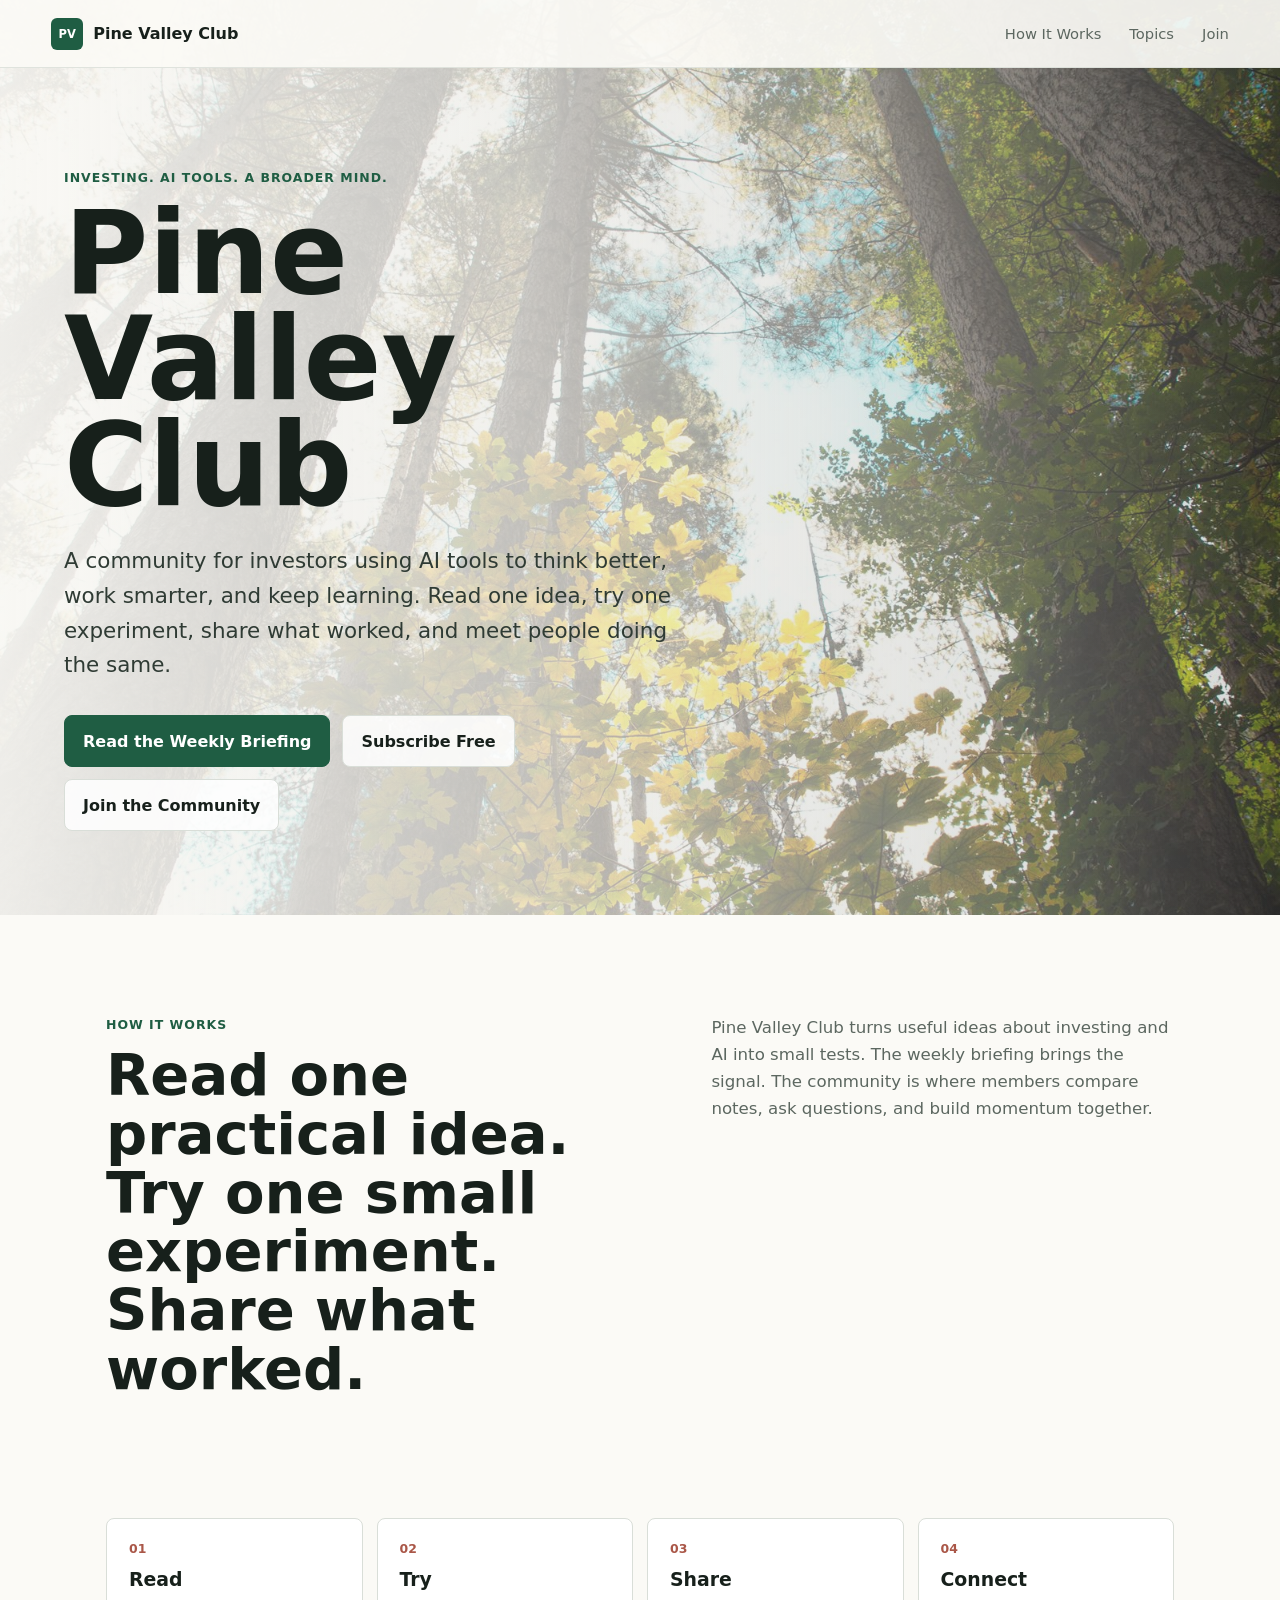
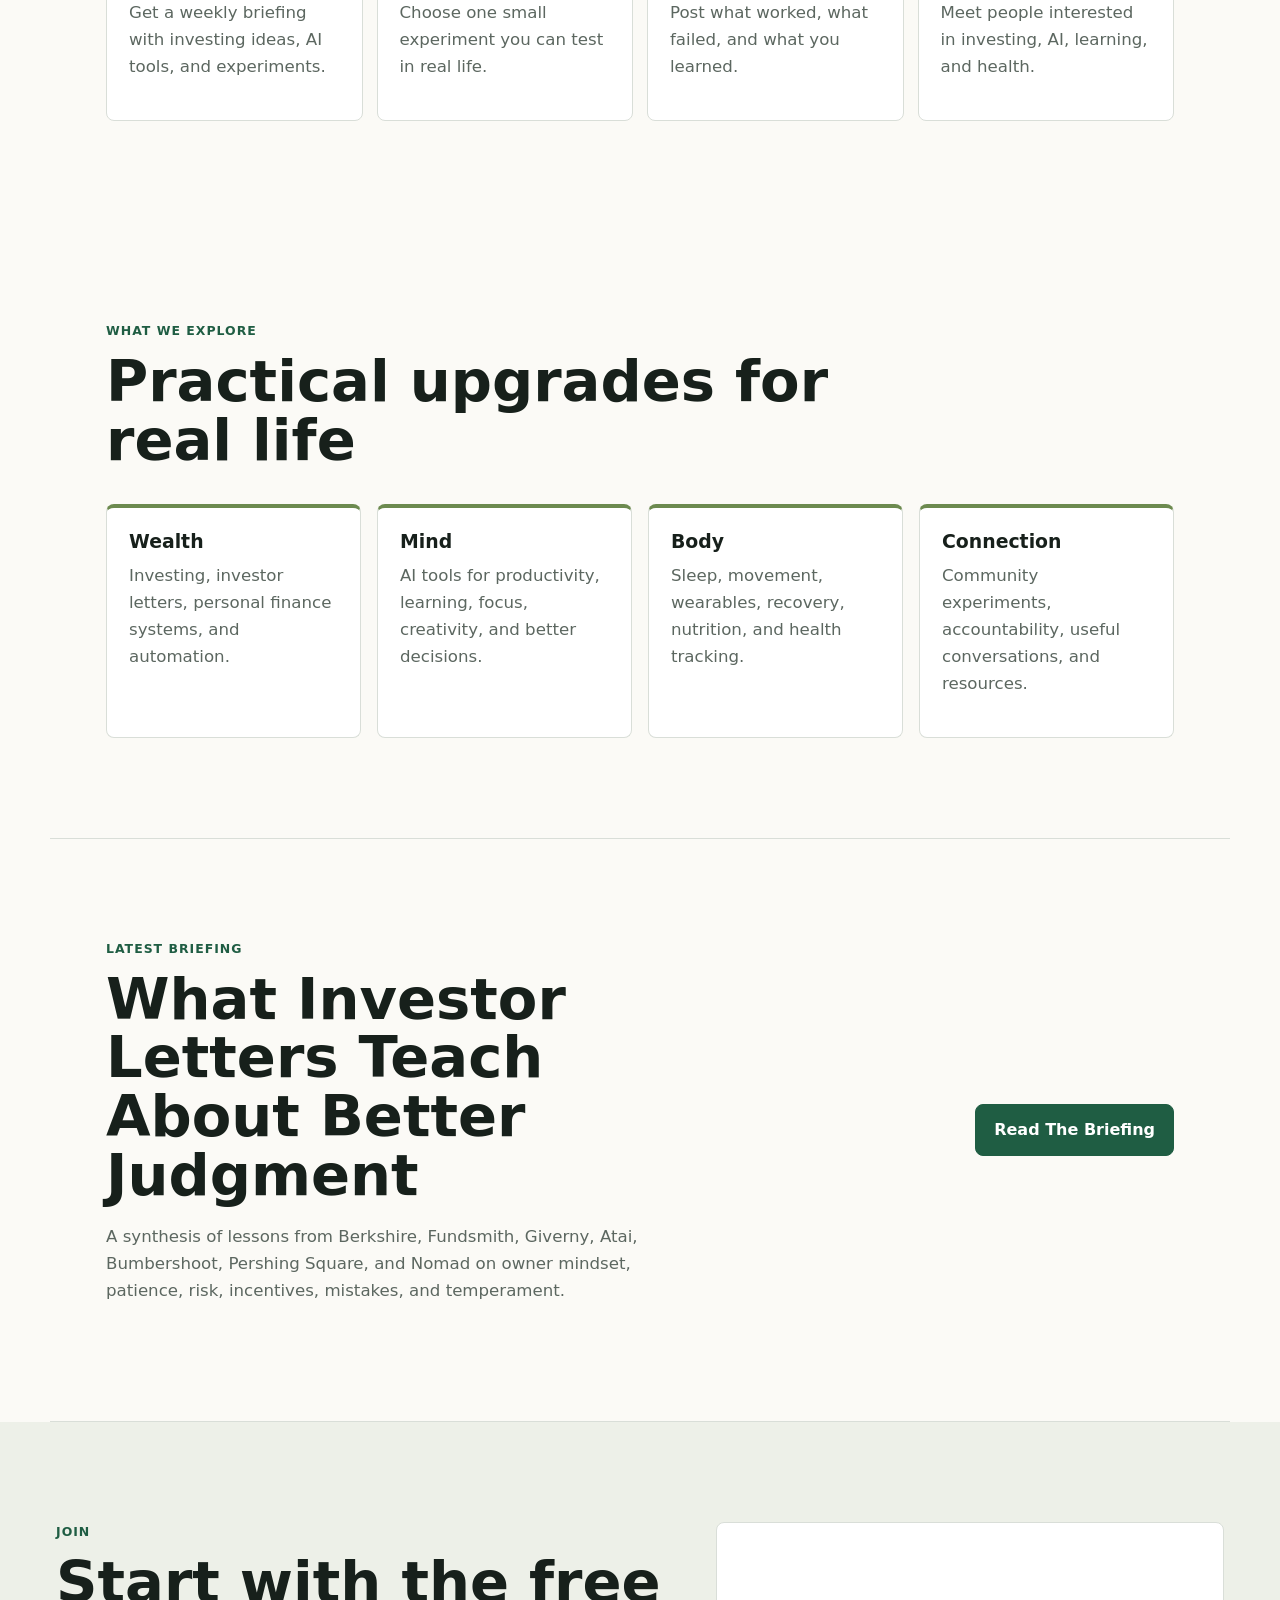
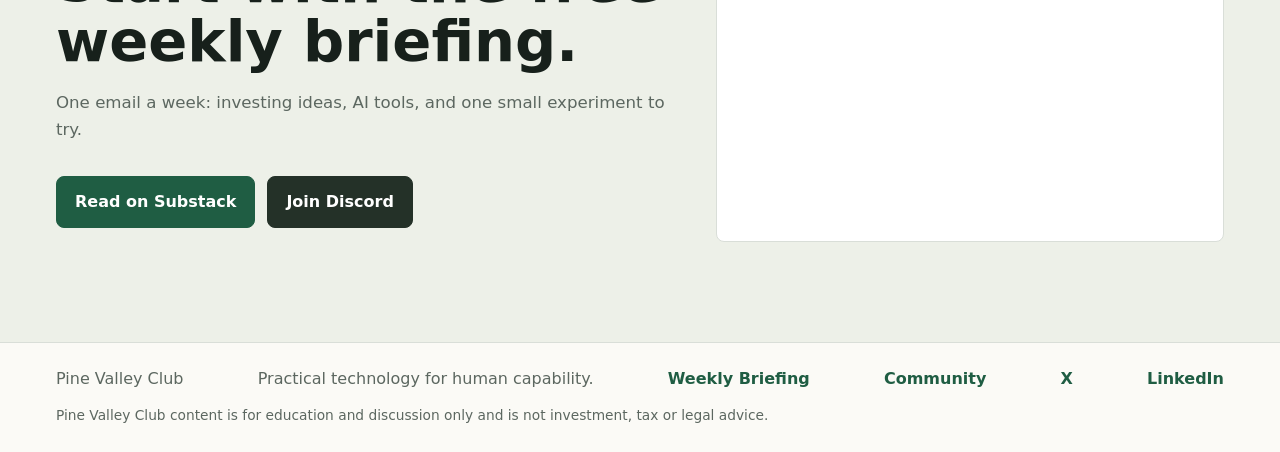
<file: index.html>
<!doctype html>
<html lang="en">
  <head>
    <meta charset="utf-8" />
    <meta name="viewport" content="width=device-width, initial-scale=1" />
    <title>Pine Valley Club | Investing and AI tools for a sharper mind</title>
    <meta
      name="description"
      content="Pine Valley Club is a community for investors using AI tools to think better, work smarter, and keep learning. Read one idea, try one experiment, share what worked."
    />
    <link rel="canonical" href="https://pinevalley.ai/" />
    <meta property="og:site_name" content="Pine Valley Club" />
    <meta property="og:title" content="Pine Valley Club | Investing and AI tools for a sharper mind" />
    <meta
      property="og:description"
      content="A community for investors using AI tools to think better, work smarter, and keep learning."
    />
    <meta property="og:url" content="https://pinevalley.ai/" />
    <meta property="og:type" content="website" />
    <meta property="og:image" content="https://pinevalley.ai/assets/og-image.jpg" />
    <meta property="og:image:width" content="1200" />
    <meta property="og:image:height" content="630" />
    <meta property="og:image:alt" content="Sunlight through redwood trees." />
    <meta name="twitter:card" content="summary_large_image" />
    <meta name="twitter:title" content="Pine Valley Club | Investing and AI tools for a sharper mind" />
    <meta
      name="twitter:description"
      content="A community for investors using AI tools to think better, work smarter, and keep learning."
    />
    <meta name="twitter:image" content="https://pinevalley.ai/assets/og-image.jpg" />
    <link rel="stylesheet" href="assets/styles.css" />
    <script data-goatcounter="https://pinevalley.goatcounter.com/count"
            async src="//gc.zgo.at/count.js"></script>
  </head>
  <body>
    <header class="site-header">
      <a class="brand" href="#top" aria-label="Pine Valley Club home">
        <span class="brand-mark">PV</span>
        <span>Pine Valley Club</span>
      </a>
      <nav aria-label="Primary navigation">
        <a href="#how">How It Works</a>
        <a href="#topics">Topics</a>
        <a href="#join">Join</a>
      </nav>
    </header>

    <main id="top">
      <section class="hero">
        <img
          class="hero-image"
          src="assets/red-woods-up-carrd.jpg"
          alt="Sunlight through redwood trees."
        />
        <div class="hero-shade"></div>
        <div class="hero-content">
          <p class="eyebrow">Investing. AI tools. A broader mind.</p>
          <h1>Pine Valley Club</h1>
          <p class="hero-copy">
            A community for investors using AI tools to think better, work
            smarter, and keep learning. Read one idea, try one experiment,
            share what worked, and meet people doing the same.
          </p>
          <div class="button-row">
            <a class="button primary" href="briefings/predictability-check/">Read the Weekly Briefing</a>
            <a class="button secondary" href="#join">Subscribe Free</a>
            <a class="button secondary" href="https://discord.gg/vMSg6cfwHw">Join the Community</a>
          </div>
        </div>
      </section>

      <section id="how" class="section intro-section">
        <div>
          <p class="eyebrow">How it works</p>
          <h2>Read one practical idea. Try one small experiment. Share what worked.</h2>
        </div>
        <p>
          Pine Valley Club turns useful ideas about investing and AI into small
          tests. The weekly briefing brings the signal. The community is where
          members compare notes, ask questions, and build momentum together.
        </p>
      </section>

      <section class="steps" aria-label="Community process">
        <article>
          <span>01</span>
          <h3>Read</h3>
          <p>Get a weekly briefing with investing ideas, AI tools, and experiments.</p>
        </article>
        <article>
          <span>02</span>
          <h3>Try</h3>
          <p>Choose one small experiment you can test in real life.</p>
        </article>
        <article>
          <span>03</span>
          <h3>Share</h3>
          <p>Post what worked, what failed, and what you learned.</p>
        </article>
        <article>
          <span>04</span>
          <h3>Connect</h3>
          <p>Meet people interested in investing, AI, learning, and health.</p>
        </article>
      </section>

      <section id="topics" class="section">
        <div class="section-heading">
          <p class="eyebrow">What we explore</p>
          <h2>Practical upgrades for real life</h2>
        </div>
        <div class="topic-grid">
          <article>
            <h3>Wealth</h3>
            <p>Investing, investor letters, personal finance systems, and automation.</p>
          </article>
          <article>
            <h3>Mind</h3>
            <p>AI tools for productivity, learning, focus, creativity, and better decisions.</p>
          </article>
          <article>
            <h3>Body</h3>
            <p>Sleep, movement, wearables, recovery, nutrition, and health tracking.</p>
          </article>
          <article>
            <h3>Connection</h3>
            <p>Community experiments, accountability, useful conversations, and resources.</p>
          </article>
        </div>
      </section>

      <section class="latest-section">
        <div>
          <p class="eyebrow">Latest briefing</p>
          <h2>What Investor Letters Teach About Better Judgment</h2>
          <p>
            A synthesis of lessons from Berkshire, Fundsmith, Giverny, Atai,
            Bumbershoot, Pershing Square, and Nomad on owner mindset, patience,
            risk, incentives, mistakes, and temperament.
          </p>
        </div>
        <a class="button primary" href="briefings/investor-letters-better-judgment/">Read The Briefing</a>
      </section>

      <section id="join" class="join-section">
        <div>
          <p class="eyebrow">Join</p>
          <h2>Start with the free weekly briefing.</h2>
          <p>One email a week: investing ideas, AI tools, and one small experiment to try.</p>
          <div class="join-actions">
            <a class="button primary" href="https://pinevalleyai.substack.com/p/the-ai-story-moves-to-the-other-493">Read on Substack</a>
            <a class="button secondary dark" href="https://discord.gg/vMSg6cfwHw">Join Discord</a>
          </div>
        </div>
        <div class="signup-embed">
          <iframe
            src="https://pinevalleyai.substack.com/embed"
            title="Subscribe to Pine Valley Weekly"
            width="480"
            height="320"
          ></iframe>
        </div>
      </section>
    </main>

    <footer>
      <span>Pine Valley Club</span>
      <span>Practical technology for human capability.</span>
      <a href="https://pinevalleyai.substack.com/p/the-ai-story-moves-to-the-other-493">Weekly Briefing</a>
      <a href="https://discord.gg/vMSg6cfwHw">Community</a>
      <a href="https://x.com/PineValleyAI">X</a>
      <a href="https://www.linkedin.com/company/pinevalleyclub/">LinkedIn</a>
      <p class="disclaimer">
        Pine Valley Club content is for education and discussion only and is
        not investment, tax or legal advice.
      </p>
    </footer>
  </body>
</html>
</file>
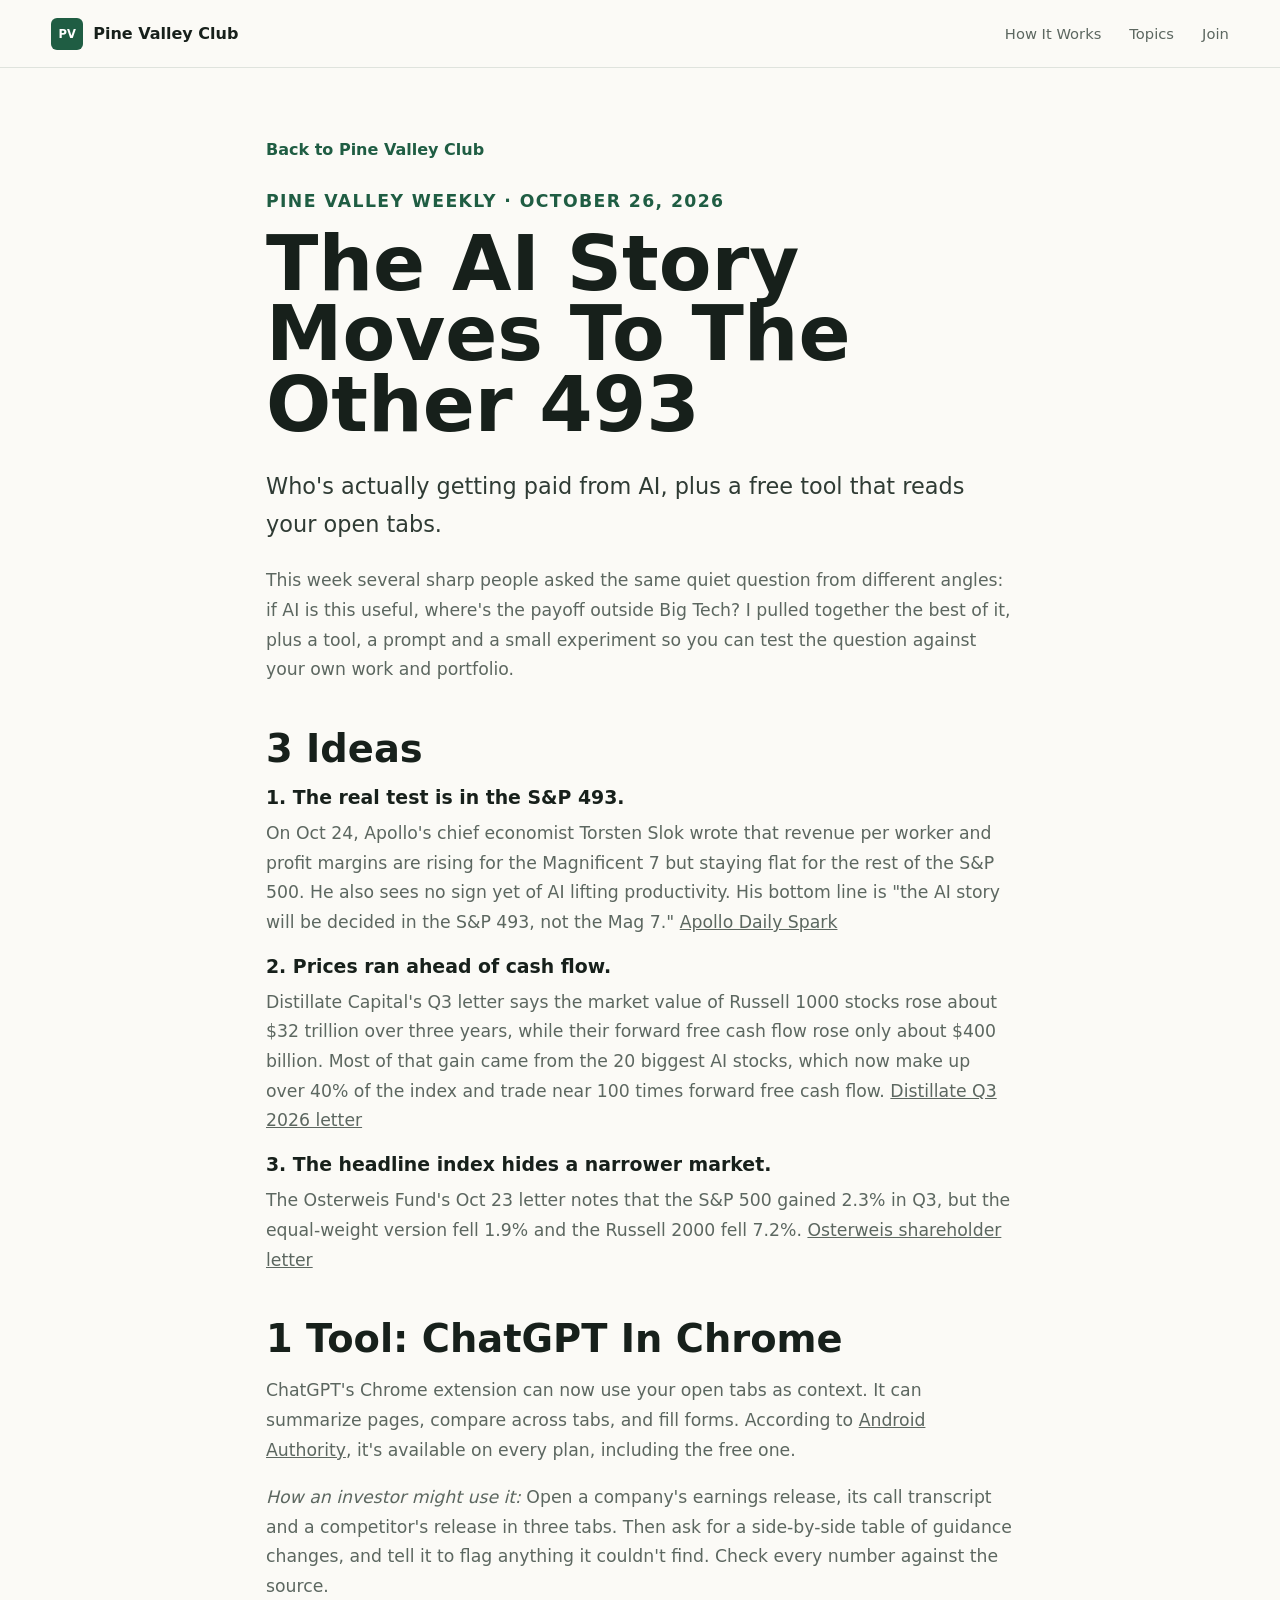
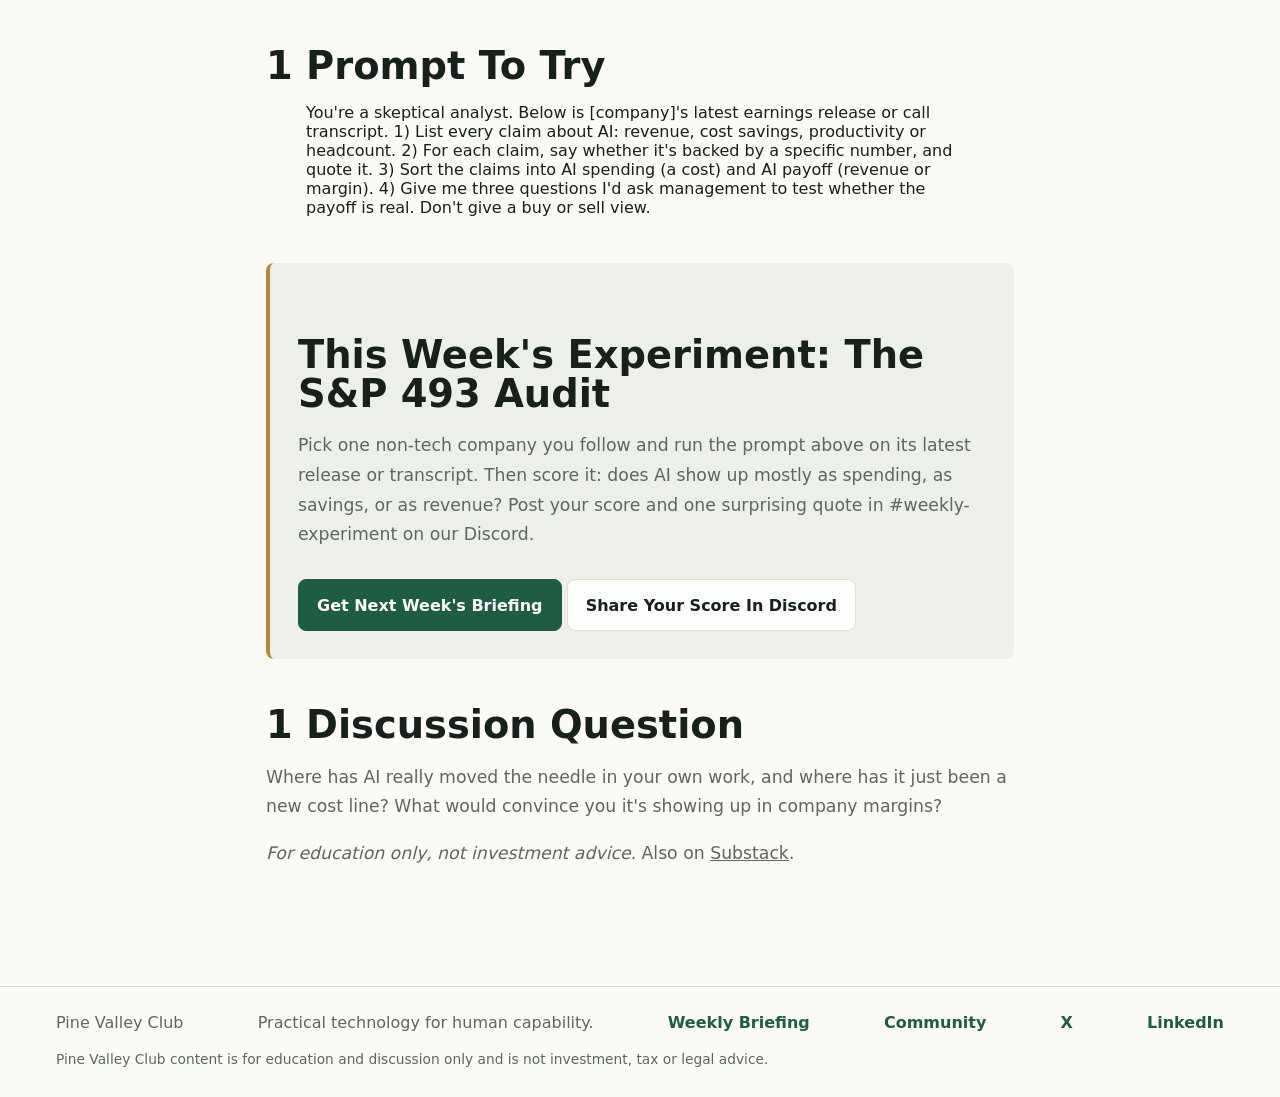
<file: briefings/ai-story-other-493/index.html>
<!doctype html>
<html lang="en">
  <head>
    <meta charset="utf-8" />
    <meta name="viewport" content="width=device-width, initial-scale=1" />
    <title>The AI Story Moves To The Other 493 | Pine Valley Club</title>
    <meta
      name="description"
      content="Who's actually getting paid from AI, plus a free tool that reads your open tabs."
    />
    <meta property="og:title" content="The AI Story Moves To The Other 493" />
    <meta
      property="og:description"
      content="Who's actually getting paid from AI outside Big Tech."
    />
    <link rel="canonical" href="https://pinevalley.ai/briefings/ai-story-other-493/" />
    <meta property="og:site_name" content="Pine Valley Club" />
    <meta property="og:url" content="https://pinevalley.ai/briefings/ai-story-other-493/" />
    <meta property="og:type" content="article" />
    <meta property="og:image" content="https://pinevalley.ai/assets/og-image.jpg" />
    <meta property="og:image:width" content="1200" />
    <meta property="og:image:height" content="630" />
    <meta name="twitter:card" content="summary_large_image" />
    <meta name="twitter:image" content="https://pinevalley.ai/assets/og-image.jpg" />
    <link rel="stylesheet" href="../../assets/styles.css" />
    <script data-goatcounter="https://pinevalley.goatcounter.com/count"
            async src="//gc.zgo.at/count.js"></script>
  </head>
  <body>
    <header class="site-header">
      <a class="brand" href="../../index.html#top" aria-label="Pine Valley Club home">
        <span class="brand-mark">PV</span>
        <span>Pine Valley Club</span>
      </a>
      <nav aria-label="Primary navigation">
        <a href="../../index.html#how">How It Works</a>
        <a href="../../index.html#topics">Topics</a>
        <a href="../../index.html#join">Join</a>
      </nav>
    </header>

    <main>
      <article class="article">
        <a class="back-link" href="../../index.html">Back to Pine Valley Club</a>
        <p class="eyebrow">Pine Valley Weekly &middot; October 26, 2026</p>
        <h1>The AI Story Moves To The Other 493</h1>
        <p class="article-lede">
          Who's actually getting paid from AI, plus a free tool that reads your open tabs.
        </p>

        <p>
          This week several sharp people asked the same quiet question from
          different angles: if AI is this useful, where's the payoff outside Big
          Tech? I pulled together the best of it, plus a tool, a prompt and a
          small experiment so you can test the question against your own work
          and portfolio.
        </p>

        <h2>3 Ideas</h2>
        <h3>1. The real test is in the S&amp;P 493.</h3>
        <p>
          On Oct 24, Apollo's chief economist Torsten Slok wrote that revenue per
          worker and profit margins are rising for the Magnificent 7 but staying
          flat for the rest of the S&amp;P 500. He also sees no sign yet of AI
          lifting productivity. His bottom line is "the AI story will be decided
          in the S&amp;P 493, not the Mag 7."
          <a href="https://www.apollo.com/wealth/insights-news/insights/daily-spark/no-signs-of-ai-payoff-outside-the-tech-sector">Apollo Daily Spark</a>
        </p>
        <h3>2. Prices ran ahead of cash flow.</h3>
        <p>
          Distillate Capital's Q3 letter says the market value of Russell 1000
          stocks rose about $32 trillion over three years, while their forward
          free cash flow rose only about $400 billion. Most of that gain came
          from the 20 biggest AI stocks, which now make up over 40% of the index
          and trade near 100 times forward free cash flow.
          <a href="https://distillatecapital.com/wp-content/uploads/2026/10/Q3-2026-letter.pdf">Distillate Q3 2026 letter</a>
        </p>
        <h3>3. The headline index hides a narrower market.</h3>
        <p>
          The Osterweis Fund's Oct 23 letter notes that the S&amp;P 500 gained 2.3%
          in Q3, but the equal-weight version fell 1.9% and the Russell 2000 fell
          7.2%.
          <a href="https://www.osterweis.com/files/OSTFX_Shareholder_Letter.pdf">Osterweis shareholder letter</a>
        </p>

        <h2>1 Tool: ChatGPT In Chrome</h2>
        <p>
          ChatGPT's Chrome extension can now use your open tabs as context. It
          can summarize pages, compare across tabs, and fill forms. According to
          <a href="https://www.androidauthority.com/chatgpt-extension-google-chrome-integration-3724838/">Android Authority</a>,
          it's available on every plan, including the free one.
        </p>
        <p>
          <em>How an investor might use it:</em> Open a company's earnings
          release, its call transcript and a competitor's release in three tabs.
          Then ask for a side-by-side table of guidance changes, and tell it to
          flag anything it couldn't find. Check every number against the source.
        </p>

        <h2>1 Prompt To Try</h2>
        <blockquote>
          You're a skeptical analyst. Below is [company]'s latest earnings
          release or call transcript. 1) List every claim about AI: revenue, cost
          savings, productivity or headcount. 2) For each claim, say whether it's
          backed by a specific number, and quote it. 3) Sort the claims into AI
          spending (a cost) and AI payoff (revenue or margin). 4) Give me three
          questions I'd ask management to test whether the payoff is real. Don't
          give a buy or sell view.
        </blockquote>

        <section class="article-callout">
          <h2>This Week's Experiment: The S&amp;P 493 Audit</h2>
          <p>
            Pick one non-tech company you follow and run the prompt above on its
            latest release or transcript. Then score it: does AI show up mostly
            as spending, as savings, or as revenue? Post your score and one
            surprising quote in #weekly-experiment on our Discord.
          </p>
          <a class="button primary" href="../../index.html#join">Get Next Week's Briefing</a>
          <a class="button secondary" href="https://discord.gg/vMSg6cfwHw">Share Your Score In Discord</a>
        </section>

        <h2>1 Discussion Question</h2>
        <p>
          Where has AI really moved the needle in your own work, and where has it
          just been a new cost line? What would convince you it's showing up in
          company margins?
        </p>

        <p><em>For education only, not investment advice.</em> Also on <a href="https://pinevalleyai.substack.com/p/the-ai-story-moves-to-the-other-493">Substack</a>.</p>
      </article>
    </main>

    <footer>
      <span>Pine Valley Club</span>
      <span>Practical technology for human capability.</span>
      <a href="https://pinevalleyai.substack.com/p/the-ai-story-moves-to-the-other-493">Weekly Briefing</a>
      <a href="https://discord.gg/vMSg6cfwHw">Community</a>
      <a href="https://x.com/PineValleyAI">X</a>
      <a href="https://www.linkedin.com/company/pinevalleyclub/">LinkedIn</a>
      <p class="disclaimer">
        Pine Valley Club content is for education and discussion only and is
        not investment, tax or legal advice.
      </p>
    </footer>
  </body>
</html>
</file>
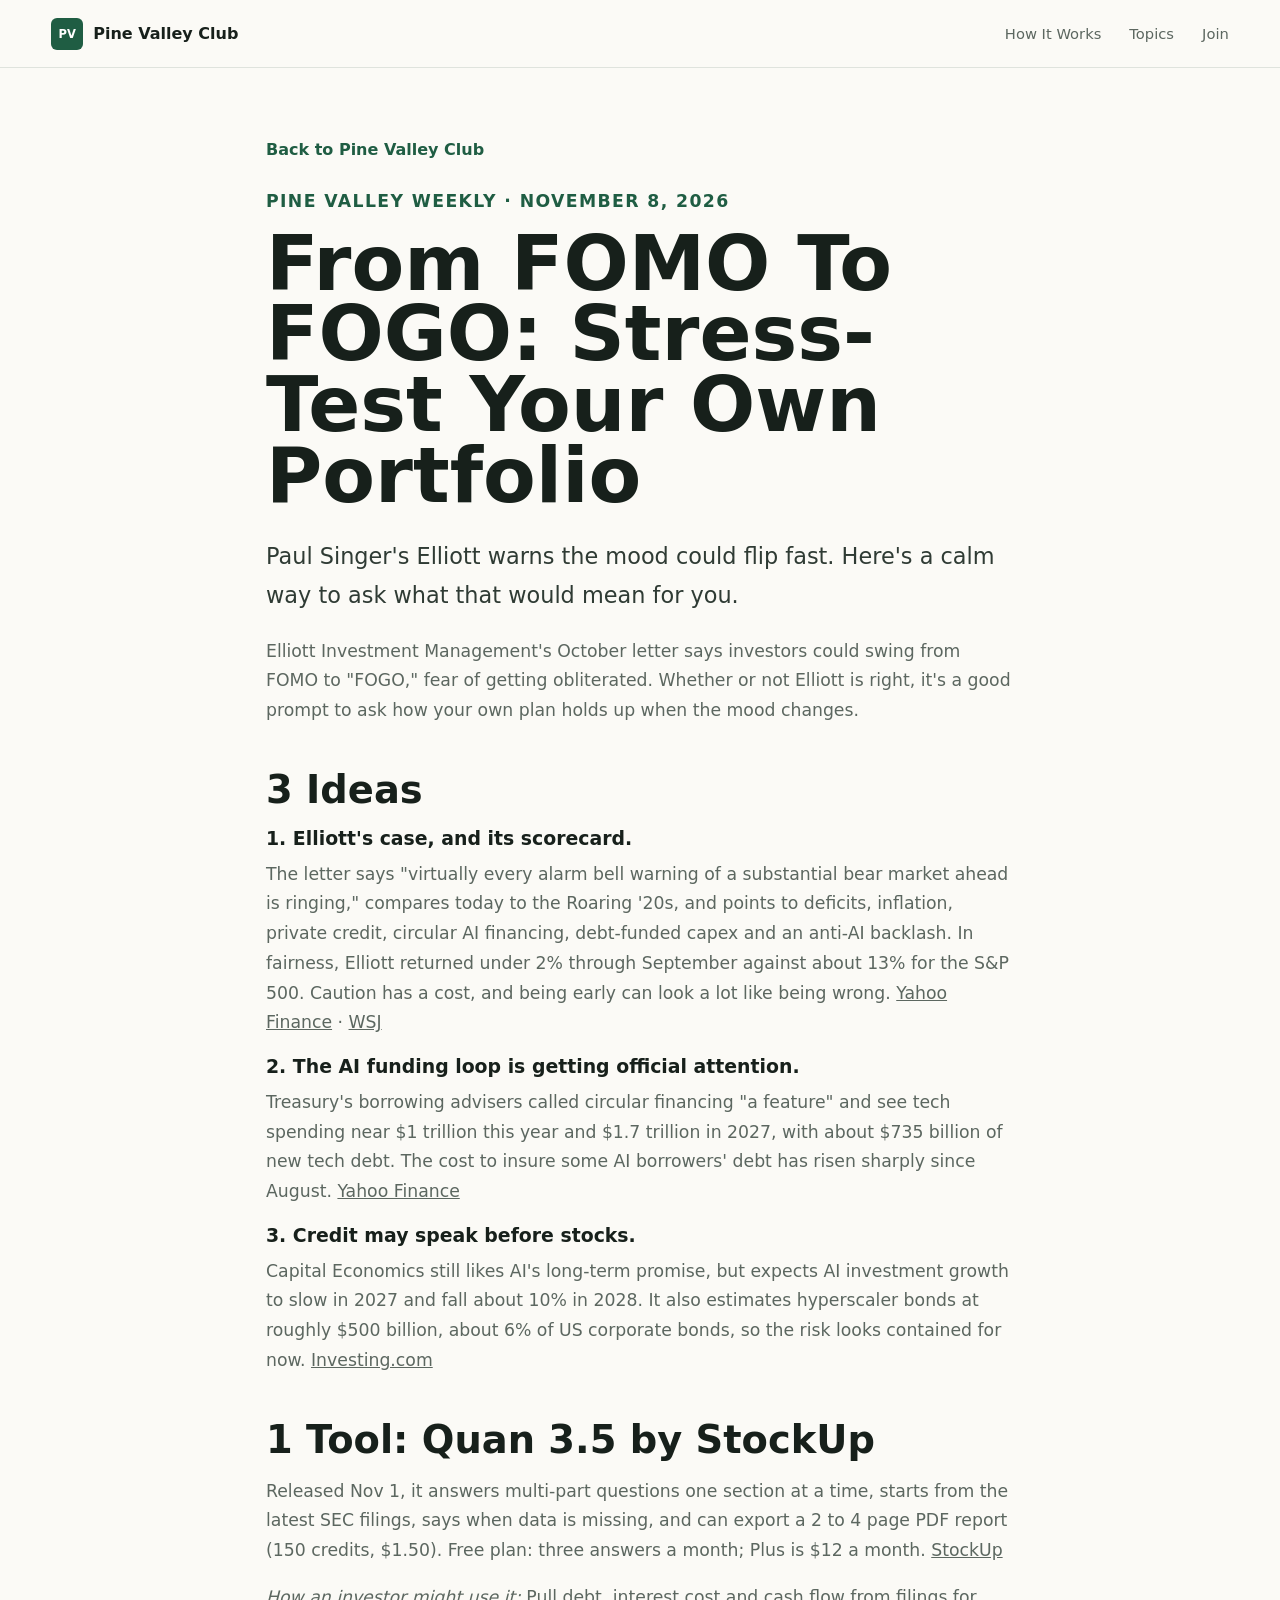
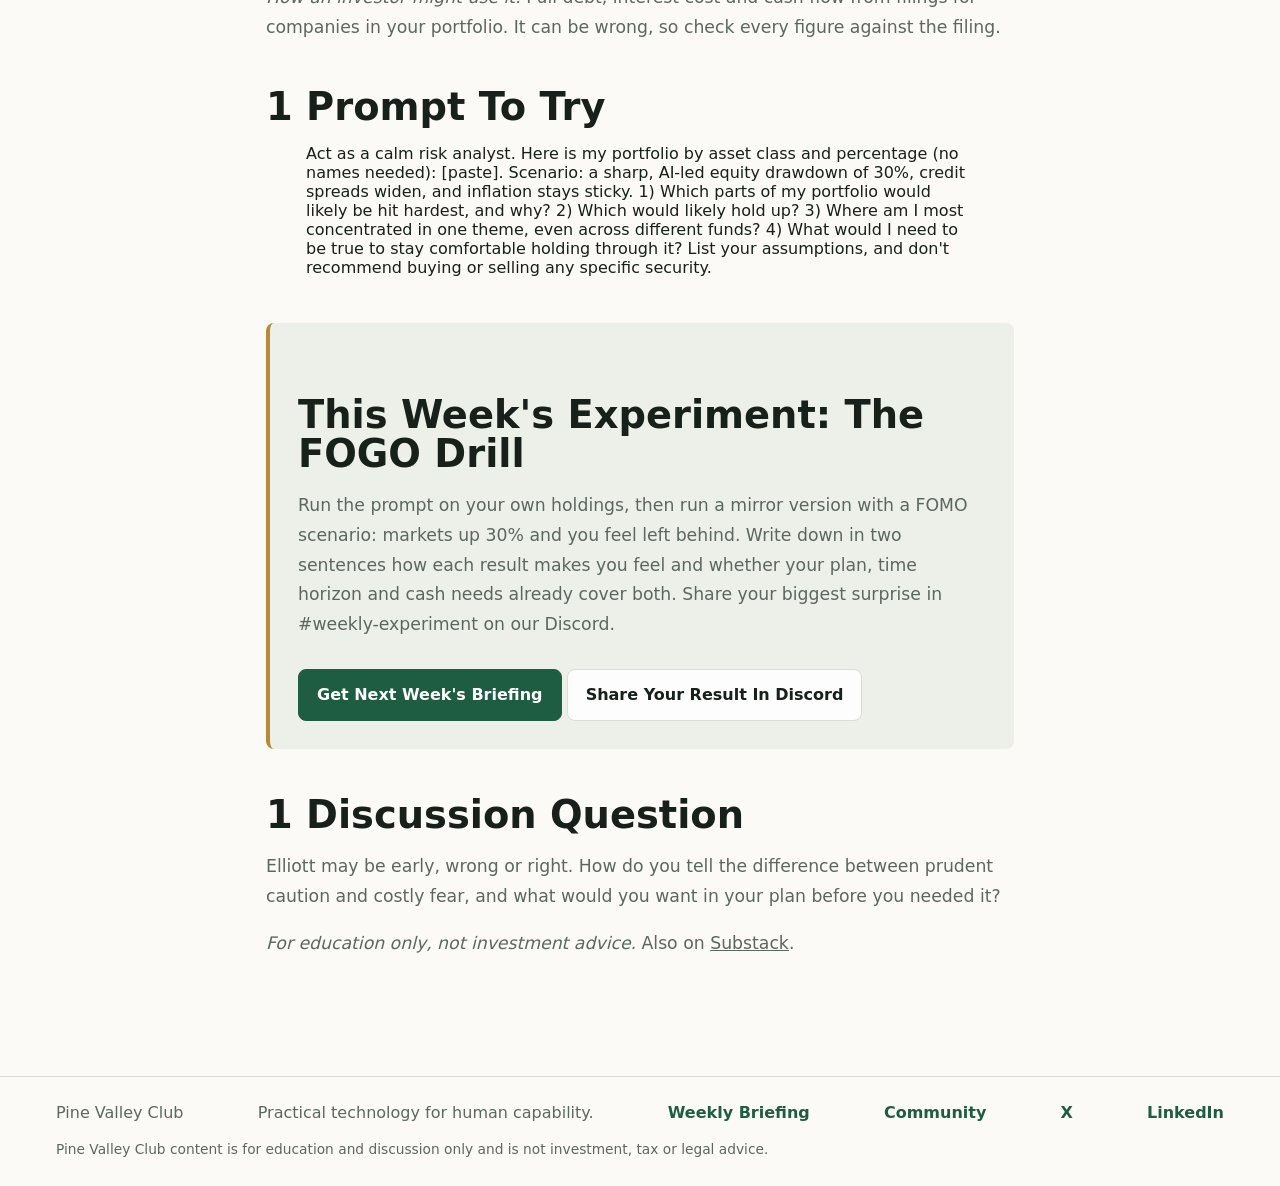
<file: briefings/fogo-stress-test/index.html>
<!doctype html>
<html lang="en">
  <head>
    <meta charset="utf-8" />
    <meta name="viewport" content="width=device-width, initial-scale=1" />
    <title>From FOMO To FOGO: Stress-Test Your Own Portfolio | Pine Valley Club</title>
    <meta
      name="description"
      content="Paul Singer's Elliott warns the mood could flip fast. Here's a calm way to ask what that would mean for you."
    />
    <meta property="og:title" content="From FOMO To FOGO: Stress-Test Your Own Portfolio" />
    <meta
      property="og:description"
      content="Elliott warns investors could flip from FOMO to FOGO. A calm way to stress-test your own plan."
    />
    <link rel="canonical" href="https://pinevalley.ai/briefings/fogo-stress-test/" />
    <meta property="og:site_name" content="Pine Valley Club" />
    <meta property="og:url" content="https://pinevalley.ai/briefings/fogo-stress-test/" />
    <meta property="og:type" content="article" />
    <meta property="og:image" content="https://pinevalley.ai/assets/og-image.jpg" />
    <meta property="og:image:width" content="1200" />
    <meta property="og:image:height" content="630" />
    <meta name="twitter:card" content="summary_large_image" />
    <meta name="twitter:image" content="https://pinevalley.ai/assets/og-image.jpg" />
    <link rel="stylesheet" href="../../assets/styles.css" />
    <script data-goatcounter="https://pinevalley.goatcounter.com/count"
            async src="//gc.zgo.at/count.js"></script>
  </head>
  <body>
    <header class="site-header">
      <a class="brand" href="../../index.html#top" aria-label="Pine Valley Club home">
        <span class="brand-mark">PV</span>
        <span>Pine Valley Club</span>
      </a>
      <nav aria-label="Primary navigation">
        <a href="../../index.html#how">How It Works</a>
        <a href="../../index.html#topics">Topics</a>
        <a href="../../index.html#join">Join</a>
      </nav>
    </header>

    <main>
      <article class="article">
        <a class="back-link" href="../../index.html">Back to Pine Valley Club</a>
        <p class="eyebrow">Pine Valley Weekly &middot; November 8, 2026</p>
        <h1>From FOMO To FOGO: Stress-Test Your Own Portfolio</h1>
        <p class="article-lede">
          Paul Singer's Elliott warns the mood could flip fast. Here's a calm way to ask what that would mean for you.
        </p>

        <p>
          Elliott Investment Management's October letter says investors could
          swing from FOMO to "FOGO," fear of getting obliterated. Whether or not
          Elliott is right, it's a good prompt to ask how your own plan holds up
          when the mood changes.
        </p>

        <h2>3 Ideas</h2>
        <h3>1. Elliott's case, and its scorecard.</h3>
        <p>
          The letter says "virtually every alarm bell warning of a substantial
          bear market ahead is ringing," compares today to the Roaring '20s, and
          points to deficits, inflation, private credit, circular AI financing,
          debt-funded capex and an anti-AI backlash. In fairness, Elliott
          returned under 2% through September against about 13% for the S&amp;P
          500. Caution has a cost, and being early can look a lot like being
          wrong.
          <a href="https://finance.yahoo.com/markets/stocks/articles/elliott-sounds-bear-market-alarm-134204806.html">Yahoo Finance</a>
          &middot;
          <a href="https://www.wsj.com/finance/investing/hedge-fund-elliott-warns-of-fogo-fear-of-getting-obliterated-in-the-market-a2cc7027">WSJ</a>
        </p>
        <h3>2. The AI funding loop is getting official attention.</h3>
        <p>
          Treasury's borrowing advisers called circular financing "a feature"
          and see tech spending near $1 trillion this year and $1.7 trillion in
          2027, with about $735 billion of new tech debt. The cost to insure
          some AI borrowers' debt has risen sharply since August.
          <a href="https://finance.yahoo.com/markets/article/ais-circular-financing-is-a-feature-not-a-bug-wall-streets-elite-bond-committee-tells-treasury-155811224.html">Yahoo Finance</a>
        </p>
        <h3>3. Credit may speak before stocks.</h3>
        <p>
          Capital Economics still likes AI's long-term promise, but expects AI
          investment growth to slow in 2027 and fall about 10% in 2028. It also
          estimates hyperscaler bonds at roughly $500 billion, about 6% of US
          corporate bonds, so the risk looks contained for now.
          <a href="https://www.investing.com/news/stock-market-news/how-sustainable-is-the-ai-investment-boom-after-thursdays-selloff-5010263">Investing.com</a>
        </p>

        <h2>1 Tool: Quan 3.5 by StockUp</h2>
        <p>
          Released Nov 1, it answers multi-part questions one section at a time,
          starts from the latest SEC filings, says when data is missing, and can
          export a 2 to 4 page PDF report (150 credits, $1.50). Free plan: three
          answers a month; Plus is $12 a month.
          <a href="https://stockup.cc/introducing-quan-3-5-blog">StockUp</a>
        </p>
        <p>
          <em>How an investor might use it:</em> Pull debt, interest cost and
          cash flow from filings for companies in your portfolio. It can be
          wrong, so check every figure against the filing.
        </p>

        <h2>1 Prompt To Try</h2>
        <blockquote>
          Act as a calm risk analyst. Here is my portfolio by asset class and
          percentage (no names needed): [paste]. Scenario: a sharp, AI-led
          equity drawdown of 30%, credit spreads widen, and inflation stays
          sticky. 1) Which parts of my portfolio would likely be hit hardest,
          and why? 2) Which would likely hold up? 3) Where am I most
          concentrated in one theme, even across different funds? 4) What would
          I need to be true to stay comfortable holding through it? List your
          assumptions, and don't recommend buying or selling any specific
          security.
        </blockquote>

        <section class="article-callout">
          <h2>This Week's Experiment: The FOGO Drill</h2>
          <p>
            Run the prompt on your own holdings, then run a mirror version with a
            FOMO scenario: markets up 30% and you feel left behind. Write down in
            two sentences how each result makes you feel and whether your plan,
            time horizon and cash needs already cover both. Share your biggest
            surprise in #weekly-experiment on our Discord.
          </p>
          <a class="button primary" href="../../index.html#join">Get Next Week's Briefing</a>
          <a class="button secondary" href="https://discord.gg/vMSg6cfwHw">Share Your Result In Discord</a>
        </section>

        <h2>1 Discussion Question</h2>
        <p>
          Elliott may be early, wrong or right. How do you tell the difference
          between prudent caution and costly fear, and what would you want in
          your plan before you needed it?
        </p>

        
        <p><em>For education only, not investment advice.</em> Also on <a href="https://pinevalleyai.substack.com/p/from-fomo-to-fogo-stress-test-your">Substack</a>.</p>
      </article>
    </main>

    <footer>
      <span>Pine Valley Club</span>
      <span>Practical technology for human capability.</span>
      <a href="https://pinevalleyai.substack.com/p/from-fomo-to-fogo-stress-test-your">Weekly Briefing</a>
      <a href="https://discord.gg/vMSg6cfwHw">Community</a>
      <a href="https://x.com/PineValleyAI">X</a>
      <a href="https://www.linkedin.com/company/pinevalleyclub/">LinkedIn</a>
      <p class="disclaimer">
        Pine Valley Club content is for education and discussion only and is
        not investment, tax or legal advice.
      </p>
    </footer>
  </body>
</html>
</file>
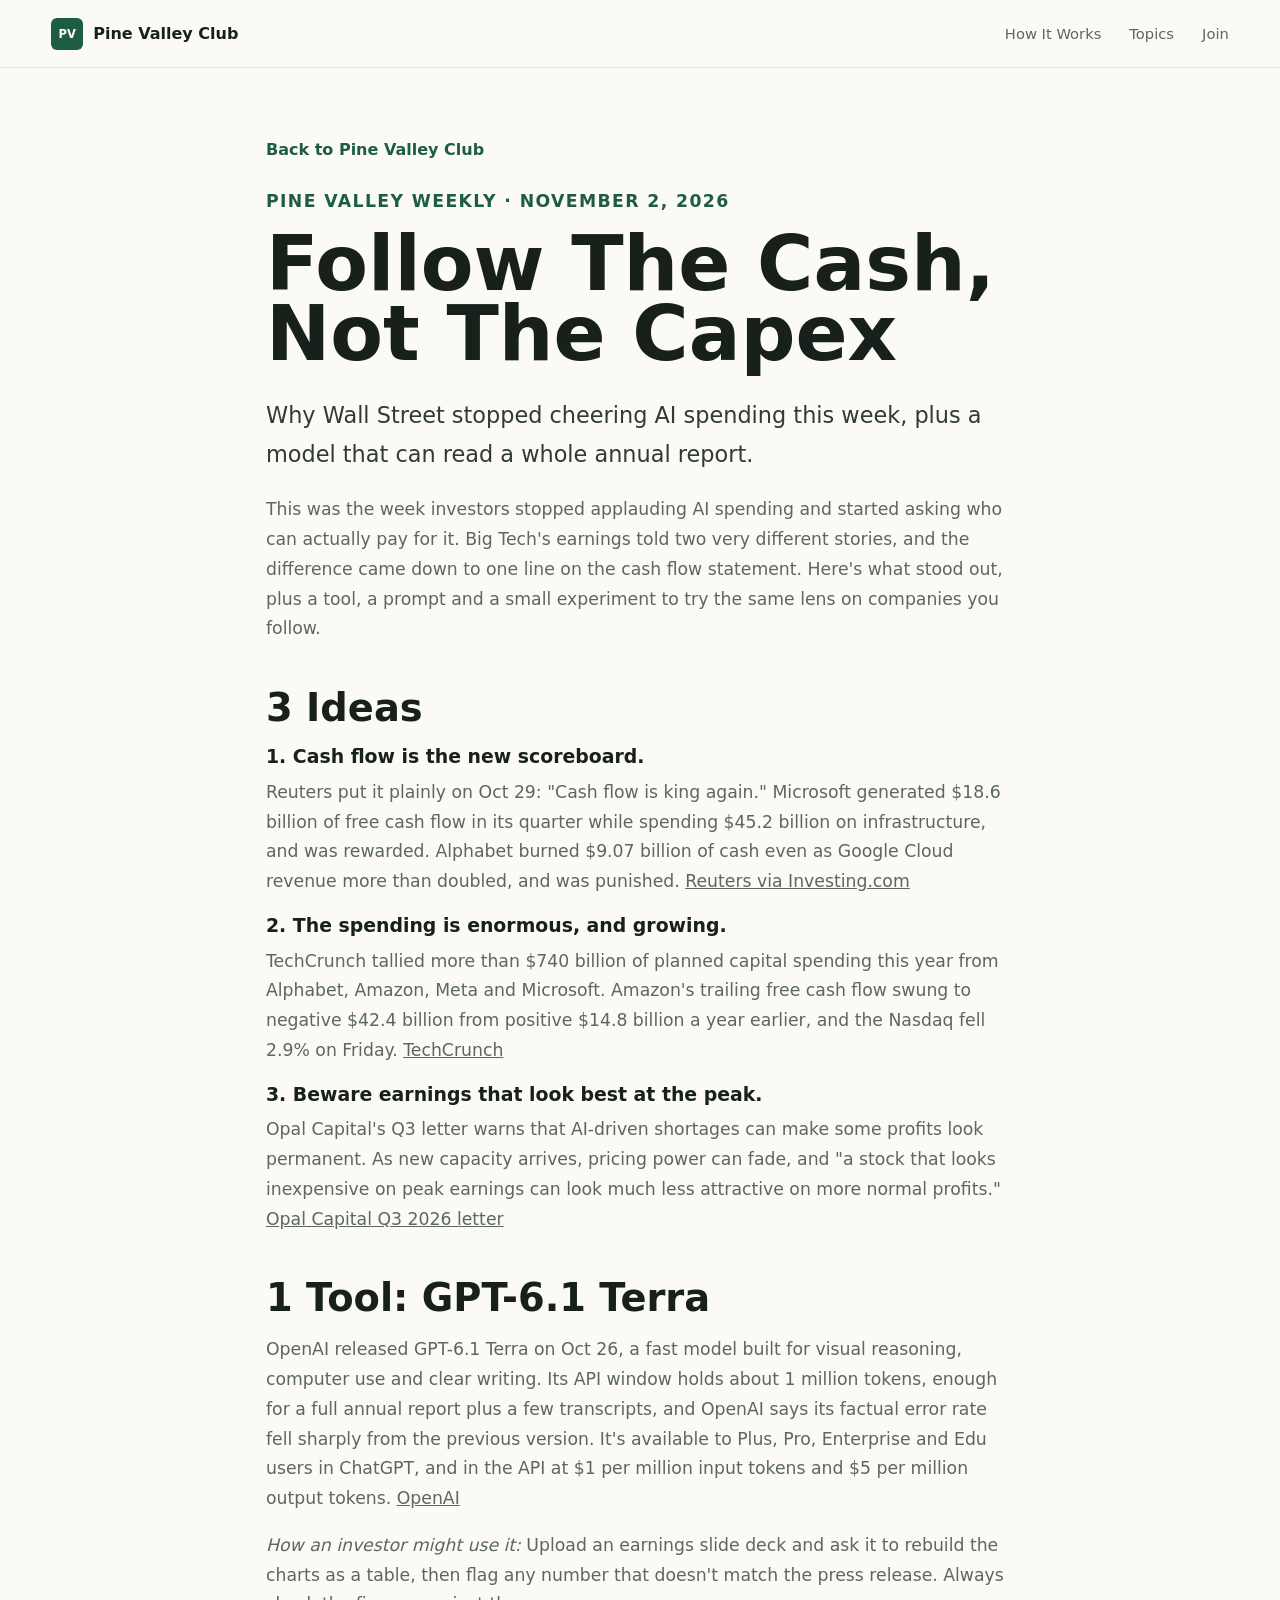
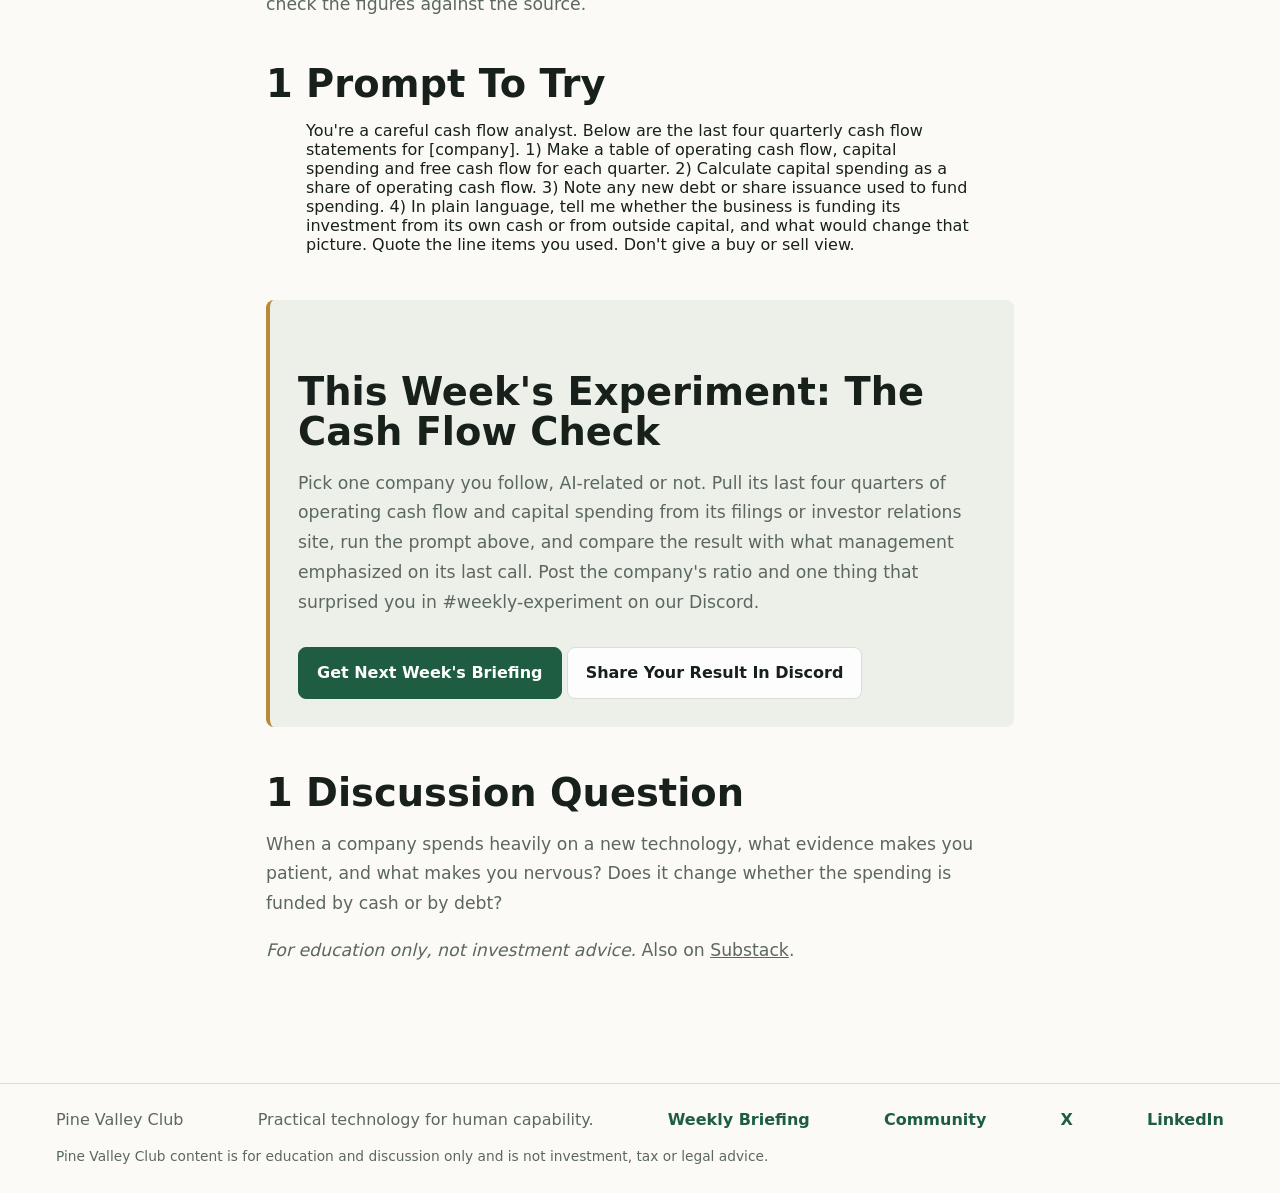
<file: briefings/follow-the-cash/index.html>
<!doctype html>
<html lang="en">
  <head>
    <meta charset="utf-8" />
    <meta name="viewport" content="width=device-width, initial-scale=1" />
    <title>Follow The Cash, Not The Capex | Pine Valley Club</title>
    <meta
      name="description"
      content="Why Wall Street stopped cheering AI spending this week, plus a model that can read a whole annual report."
    />
    <meta property="og:title" content="Follow The Cash, Not The Capex" />
    <meta
      property="og:description"
      content="Why Wall Street stopped cheering AI spending this week."
    />
    <link rel="canonical" href="https://pinevalley.ai/briefings/follow-the-cash/" />
    <meta property="og:site_name" content="Pine Valley Club" />
    <meta property="og:url" content="https://pinevalley.ai/briefings/follow-the-cash/" />
    <meta property="og:type" content="article" />
    <meta property="og:image" content="https://pinevalley.ai/assets/og-image.jpg" />
    <meta property="og:image:width" content="1200" />
    <meta property="og:image:height" content="630" />
    <meta name="twitter:card" content="summary_large_image" />
    <meta name="twitter:image" content="https://pinevalley.ai/assets/og-image.jpg" />
    <link rel="stylesheet" href="../../assets/styles.css" />
    <script data-goatcounter="https://pinevalley.goatcounter.com/count"
            async src="//gc.zgo.at/count.js"></script>
  </head>
  <body>
    <header class="site-header">
      <a class="brand" href="../../index.html#top" aria-label="Pine Valley Club home">
        <span class="brand-mark">PV</span>
        <span>Pine Valley Club</span>
      </a>
      <nav aria-label="Primary navigation">
        <a href="../../index.html#how">How It Works</a>
        <a href="../../index.html#topics">Topics</a>
        <a href="../../index.html#join">Join</a>
      </nav>
    </header>

    <main>
      <article class="article">
        <a class="back-link" href="../../index.html">Back to Pine Valley Club</a>
        <p class="eyebrow">Pine Valley Weekly &middot; November 2, 2026</p>
        <h1>Follow The Cash, Not The Capex</h1>
        <p class="article-lede">
          Why Wall Street stopped cheering AI spending this week, plus a model
          that can read a whole annual report.
        </p>

        <p>
          This was the week investors stopped applauding AI spending and started
          asking who can actually pay for it. Big Tech's earnings told two very
          different stories, and the difference came down to one line on the
          cash flow statement. Here's what stood out, plus a tool, a prompt and a
          small experiment to try the same lens on companies you follow.
        </p>

        <h2>3 Ideas</h2>
        <h3>1. Cash flow is the new scoreboard.</h3>
        <p>
          Reuters put it plainly on Oct 29: "Cash flow is king again." Microsoft
          generated $18.6 billion of free cash flow in its quarter while spending
          $45.2 billion on infrastructure, and was rewarded. Alphabet burned
          $9.07 billion of cash even as Google Cloud revenue more than doubled,
          and was punished.
          <a href="https://www.investing.com/news/stock-market-news/cash-is-king-as-investors-draw-new-battle-lines-in-ai-spending-boom-4981382">Reuters via Investing.com</a>
        </p>
        <h3>2. The spending is enormous, and growing.</h3>
        <p>
          TechCrunch tallied more than $740 billion of planned capital spending
          this year from Alphabet, Amazon, Meta and Microsoft. Amazon's trailing
          free cash flow swung to negative $42.4 billion from positive $14.8
          billion a year earlier, and the Nasdaq fell 2.9% on Friday.
          <a href="https://techcrunch.com/2026/10/30/cracks-are-emerging-in-the-ai-spending-boom/">TechCrunch</a>
        </p>
        <h3>3. Beware earnings that look best at the peak.</h3>
        <p>
          Opal Capital's Q3 letter warns that AI-driven shortages can make some
          profits look permanent. As new capacity arrives, pricing power can
          fade, and "a stock that looks inexpensive on peak earnings can look
          much less attractive on more normal profits."
          <a href="https://opalinvest.com/wp-content/uploads/2026/10/Q3-2026-Quarterly-Investment-Letter.pdf">Opal Capital Q3 2026 letter</a>
        </p>

        <h2>1 Tool: GPT-6.1 Terra</h2>
        <p>
          OpenAI released GPT-6.1 Terra on Oct 26, a fast model built for visual
          reasoning, computer use and clear writing. Its API window holds about
          1 million tokens, enough for a full annual report plus a few
          transcripts, and OpenAI says its factual error rate fell sharply from
          the previous version. It's available to Plus, Pro, Enterprise and Edu
          users in ChatGPT, and in the API at $1 per million input tokens and $5
          per million output tokens.
          <a href="https://openai.com/index/introducing-gpt-6-1-terra">OpenAI</a>
        </p>
        <p>
          <em>How an investor might use it:</em> Upload an earnings slide deck
          and ask it to rebuild the charts as a table, then flag any number that
          doesn't match the press release. Always check the figures against the
          source.
        </p>

        <h2>1 Prompt To Try</h2>
        <blockquote>
          You're a careful cash flow analyst. Below are the last four quarterly
          cash flow statements for [company]. 1) Make a table of operating cash
          flow, capital spending and free cash flow for each quarter. 2)
          Calculate capital spending as a share of operating cash flow. 3) Note
          any new debt or share issuance used to fund spending. 4) In plain
          language, tell me whether the business is funding its investment from
          its own cash or from outside capital, and what would change that
          picture. Quote the line items you used. Don't give a buy or sell view.
        </blockquote>

        <section class="article-callout">
          <h2>This Week's Experiment: The Cash Flow Check</h2>
          <p>
            Pick one company you follow, AI-related or not. Pull its last four
            quarters of operating cash flow and capital spending from its filings
            or investor relations site, run the prompt above, and compare the
            result with what management emphasized on its last call. Post the
            company's ratio and one thing that surprised you in
            #weekly-experiment on our Discord.
          </p>
          <a class="button primary" href="../../index.html#join">Get Next Week's Briefing</a>
          <a class="button secondary" href="https://discord.gg/vMSg6cfwHw">Share Your Result In Discord</a>
        </section>

        <h2>1 Discussion Question</h2>
        <p>
          When a company spends heavily on a new technology, what evidence makes
          you patient, and what makes you nervous? Does it change whether the
          spending is funded by cash or by debt?
        </p>

        
        <p><em>For education only, not investment advice.</em> Also on <a href="https://pinevalleyai.substack.com/p/follow-the-cash-not-the-capex">Substack</a>.</p>
      </article>
    </main>

    <footer>
      <span>Pine Valley Club</span>
      <span>Practical technology for human capability.</span>
      <a href="https://pinevalleyai.substack.com/p/follow-the-cash-not-the-capex">Weekly Briefing</a>
      <a href="https://discord.gg/vMSg6cfwHw">Community</a>
      <a href="https://x.com/PineValleyAI">X</a>
      <a href="https://www.linkedin.com/company/pinevalleyclub/">LinkedIn</a>
      <p class="disclaimer">
        Pine Valley Club content is for education and discussion only and is
        not investment, tax or legal advice.
      </p>
    </footer>
  </body>
</html>
</file>
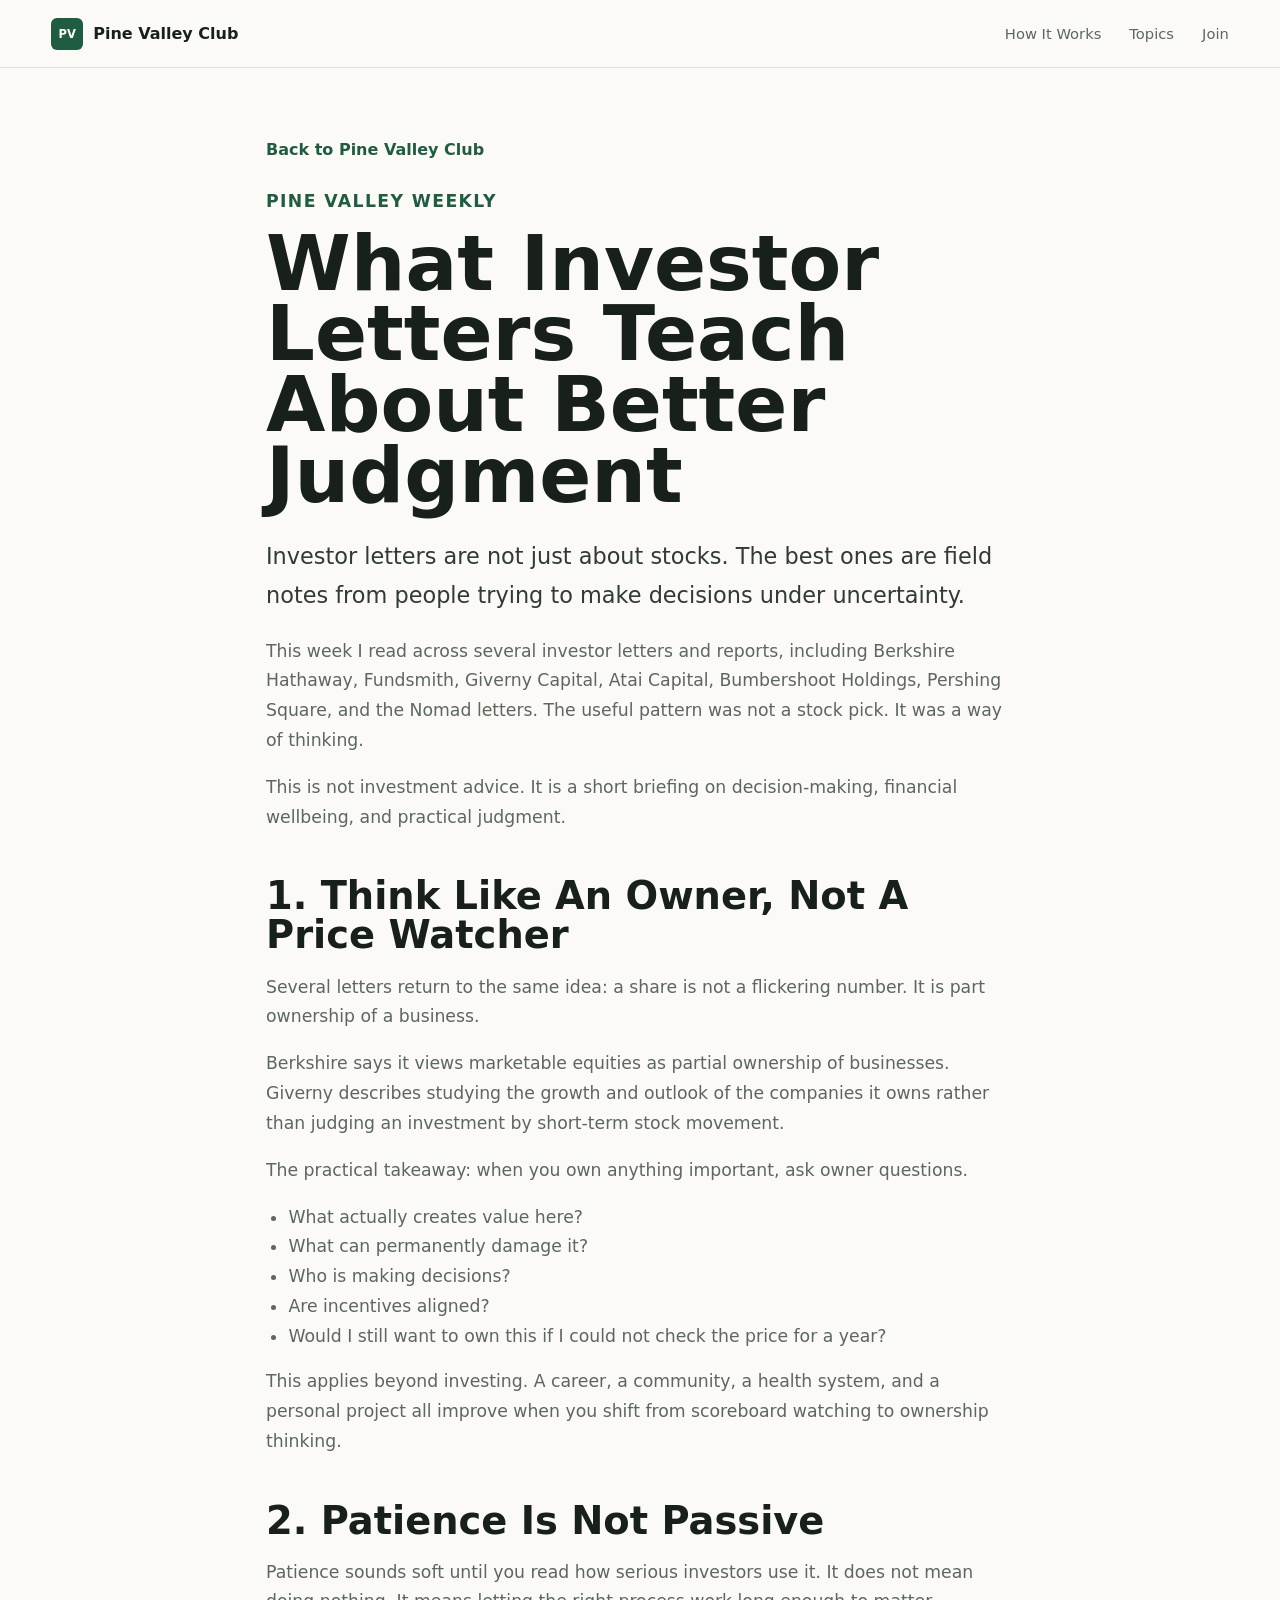
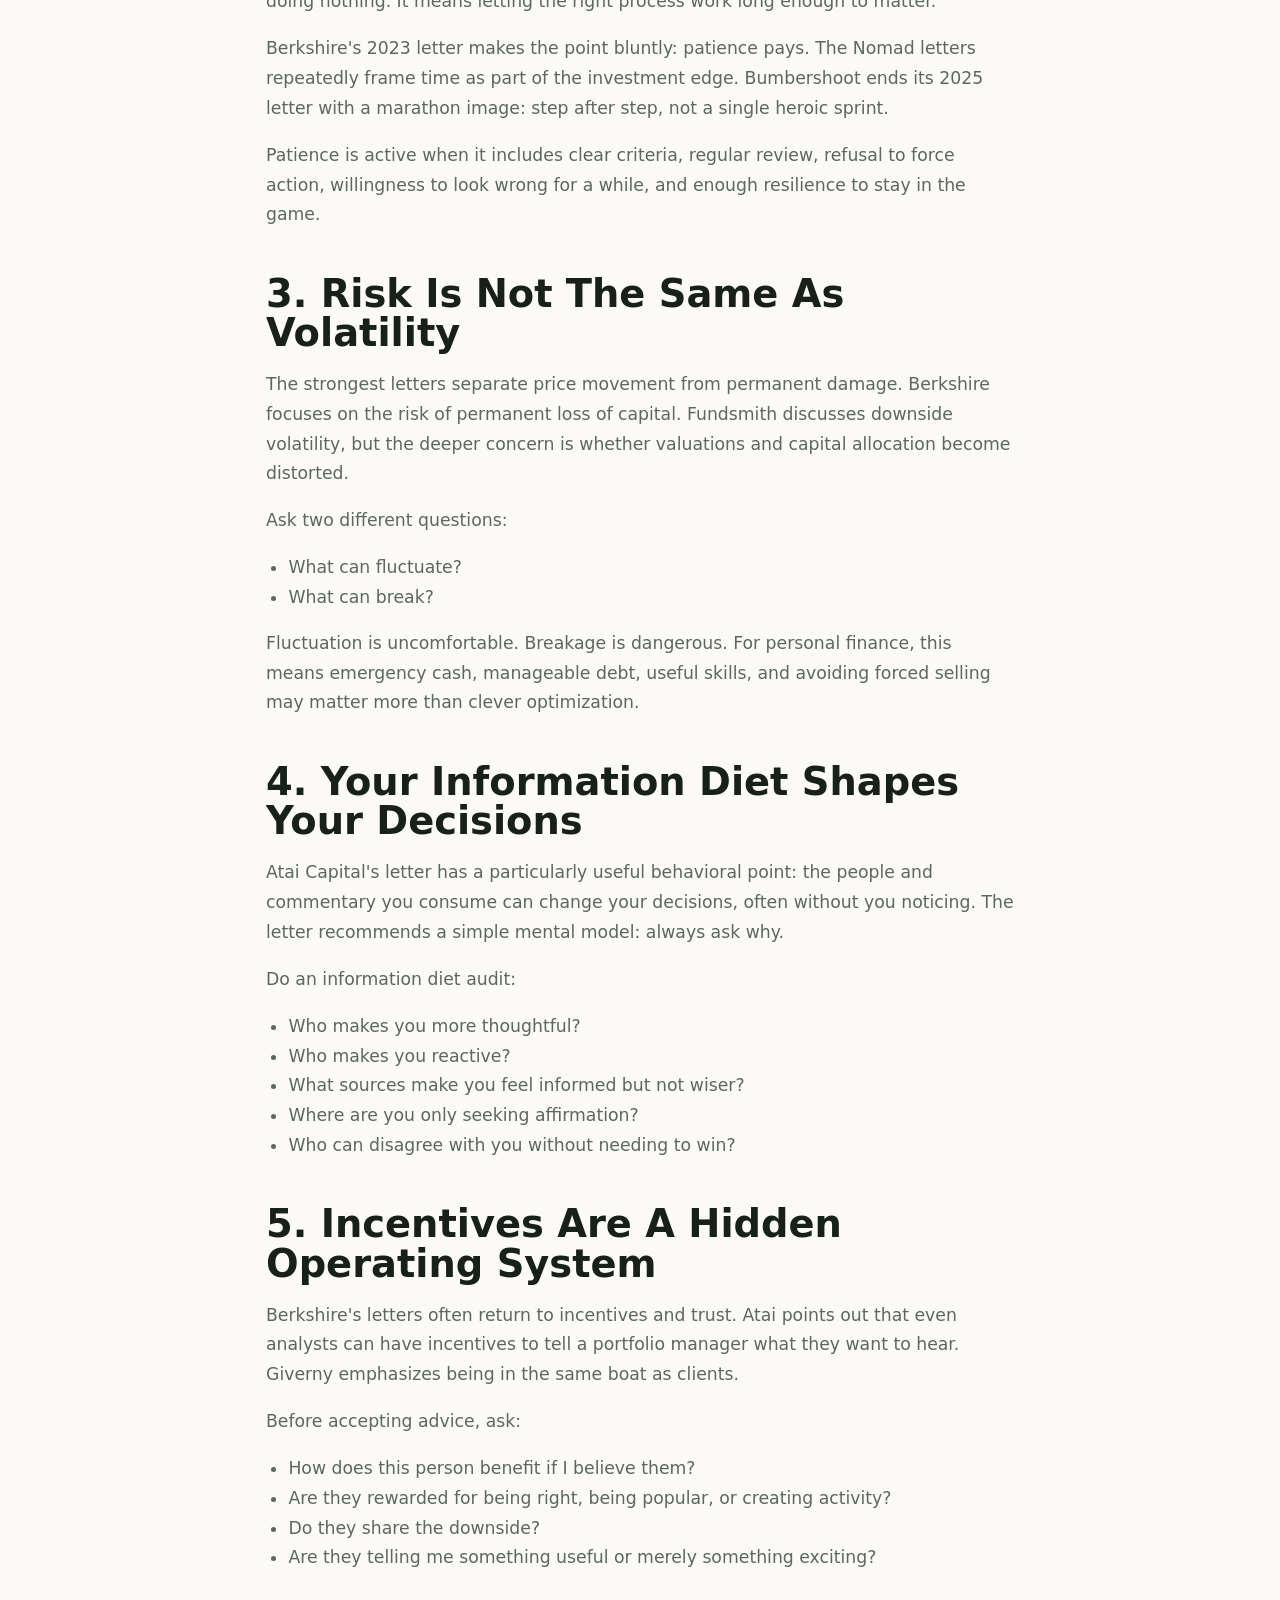
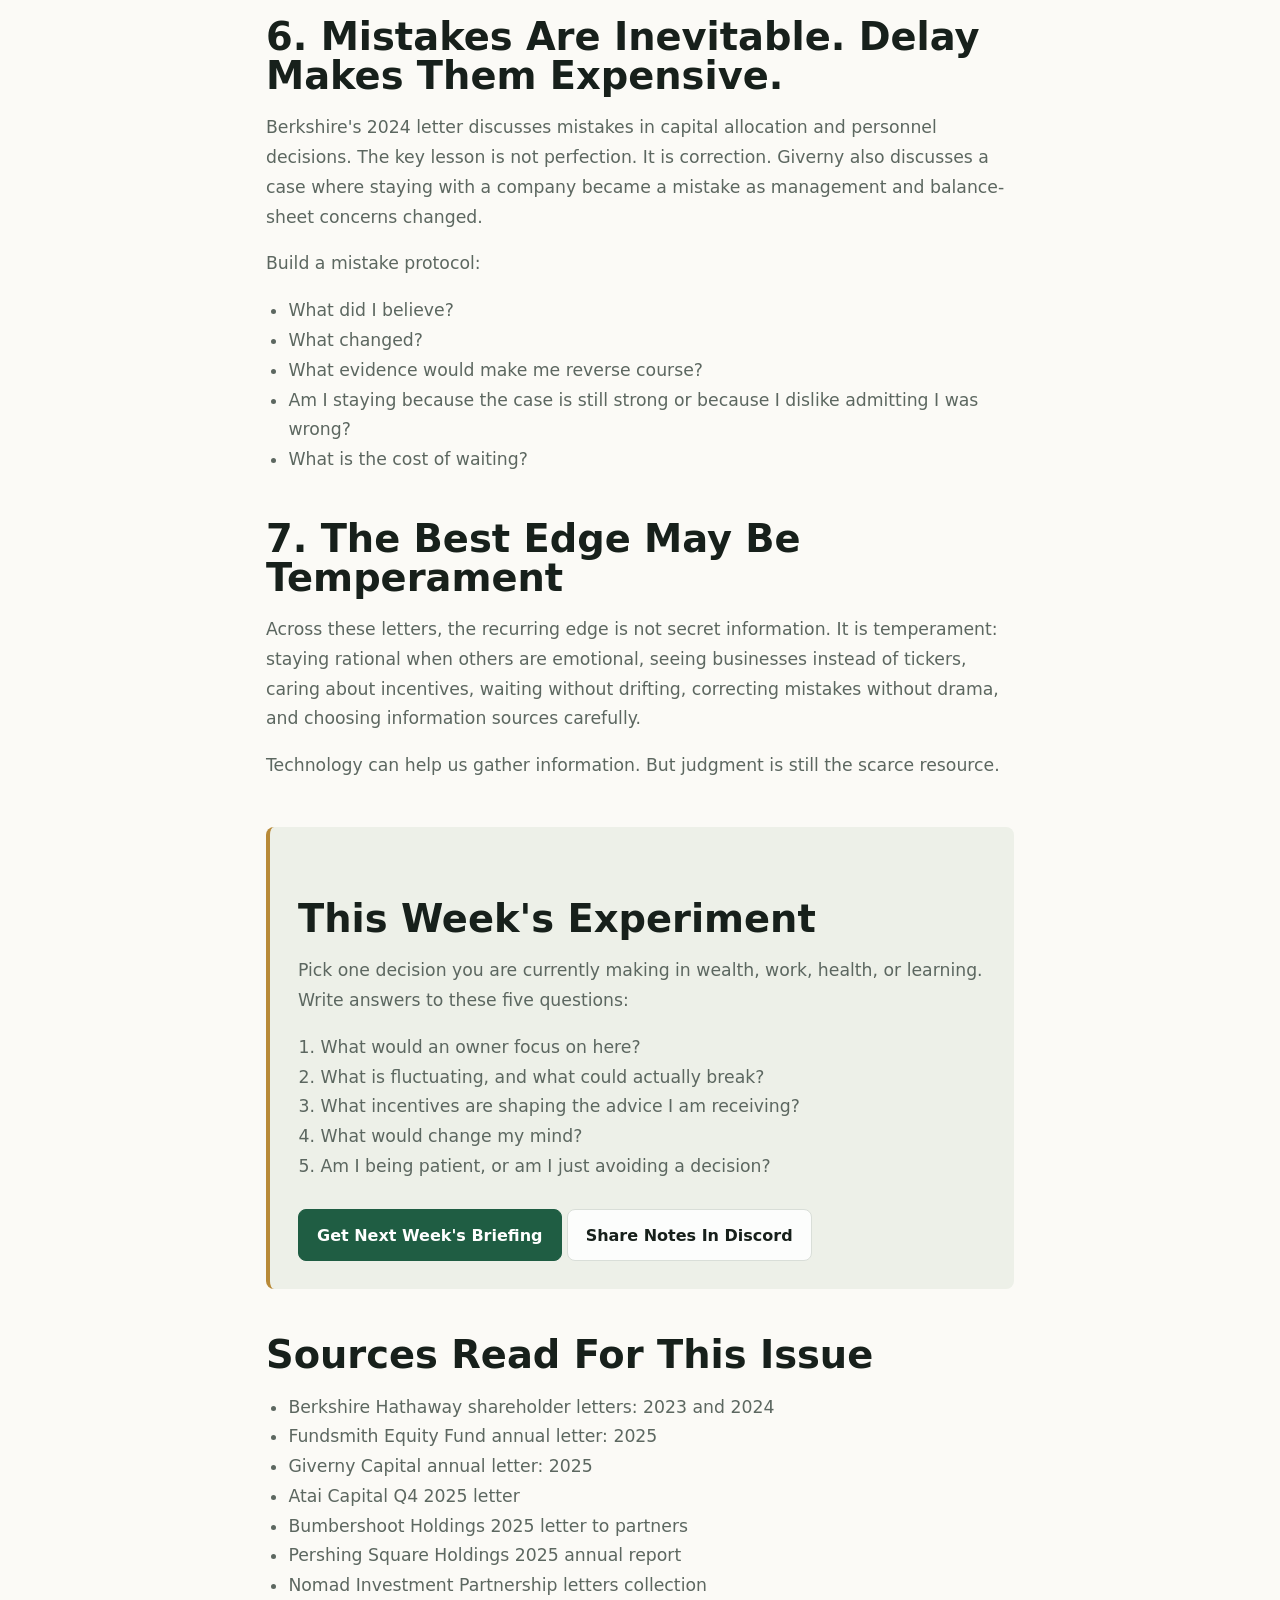
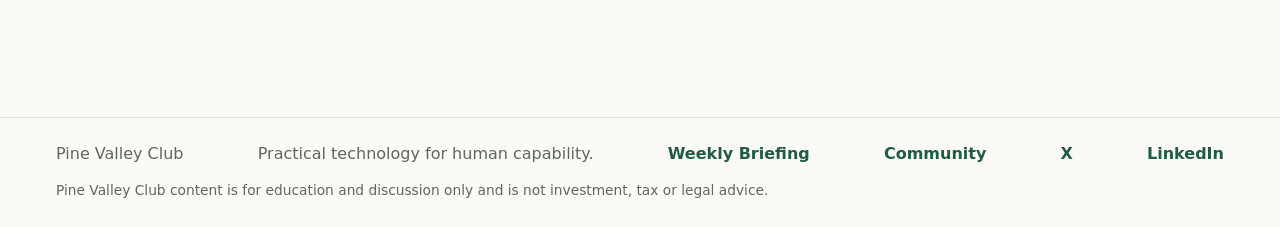
<file: briefings/investor-letters-better-judgment/index.html>
<!doctype html>
<html lang="en">
  <head>
    <meta charset="utf-8" />
    <meta name="viewport" content="width=device-width, initial-scale=1" />
    <title>What Investor Letters Teach About Better Judgment | Pine Valley Club</title>
    <meta
      name="description"
      content="A Pine Valley briefing on what investor letters teach about owner mindset, patience, risk, incentives, mistakes, and better judgment."
    />
    <meta property="og:title" content="What Investor Letters Teach About Better Judgment" />
    <meta
      property="og:description"
      content="Investor letters as field notes for making better decisions under uncertainty."
    />
    <link rel="canonical" href="https://pinevalley.ai/briefings/investor-letters-better-judgment/" />
    <meta property="og:site_name" content="Pine Valley Club" />
    <meta property="og:url" content="https://pinevalley.ai/briefings/investor-letters-better-judgment/" />
    <meta property="og:type" content="article" />
    <meta property="og:image" content="https://pinevalley.ai/assets/og-image.jpg" />
    <meta property="og:image:width" content="1200" />
    <meta property="og:image:height" content="630" />
    <meta name="twitter:card" content="summary_large_image" />
    <meta name="twitter:image" content="https://pinevalley.ai/assets/og-image.jpg" />
    <link rel="stylesheet" href="../../assets/styles.css" />
    <script data-goatcounter="https://pinevalley.goatcounter.com/count"
            async src="//gc.zgo.at/count.js"></script>
  </head>
  <body>
    <header class="site-header">
      <a class="brand" href="../../index.html#top" aria-label="Pine Valley Club home">
        <span class="brand-mark">PV</span>
        <span>Pine Valley Club</span>
      </a>
      <nav aria-label="Primary navigation">
        <a href="../../index.html#how">How It Works</a>
        <a href="../../index.html#topics">Topics</a>
        <a href="../../index.html#join">Join</a>
      </nav>
    </header>

    <main>
      <article class="article">
        <a class="back-link" href="../../index.html">Back to Pine Valley Club</a>
        <p class="eyebrow">Pine Valley Weekly</p>
        <h1>What Investor Letters Teach About Better Judgment</h1>
        <p class="article-lede">
          Investor letters are not just about stocks. The best ones are field
          notes from people trying to make decisions under uncertainty.
        </p>

        <p>
          This week I read across several investor letters and reports,
          including Berkshire Hathaway, Fundsmith, Giverny Capital, Atai
          Capital, Bumbershoot Holdings, Pershing Square, and the Nomad letters.
          The useful pattern was not a stock pick. It was a way of thinking.
        </p>

        <p>
          This is not investment advice. It is a short briefing on
          decision-making, financial wellbeing, and practical judgment.
        </p>

        <h2>1. Think Like An Owner, Not A Price Watcher</h2>
        <p>
          Several letters return to the same idea: a share is not a flickering
          number. It is part ownership of a business.
        </p>
        <p>
          Berkshire says it views marketable equities as partial ownership of
          businesses. Giverny describes studying the growth and outlook of the
          companies it owns rather than judging an investment by short-term stock
          movement.
        </p>
        <p>The practical takeaway: when you own anything important, ask owner questions.</p>
        <ul>
          <li>What actually creates value here?</li>
          <li>What can permanently damage it?</li>
          <li>Who is making decisions?</li>
          <li>Are incentives aligned?</li>
          <li>Would I still want to own this if I could not check the price for a year?</li>
        </ul>
        <p>
          This applies beyond investing. A career, a community, a health system,
          and a personal project all improve when you shift from scoreboard
          watching to ownership thinking.
        </p>

        <h2>2. Patience Is Not Passive</h2>
        <p>
          Patience sounds soft until you read how serious investors use it. It
          does not mean doing nothing. It means letting the right process work
          long enough to matter.
        </p>
        <p>
          Berkshire's 2023 letter makes the point bluntly: patience pays. The
          Nomad letters repeatedly frame time as part of the investment edge.
          Bumbershoot ends its 2025 letter with a marathon image: step after
          step, not a single heroic sprint.
        </p>
        <p>Patience is active when it includes clear criteria, regular review, refusal to force action, willingness to look wrong for a while, and enough resilience to stay in the game.</p>

        <h2>3. Risk Is Not The Same As Volatility</h2>
        <p>
          The strongest letters separate price movement from permanent damage.
          Berkshire focuses on the risk of permanent loss of capital. Fundsmith
          discusses downside volatility, but the deeper concern is whether
          valuations and capital allocation become distorted.
        </p>
        <p>Ask two different questions:</p>
        <ul>
          <li>What can fluctuate?</li>
          <li>What can break?</li>
        </ul>
        <p>
          Fluctuation is uncomfortable. Breakage is dangerous. For personal
          finance, this means emergency cash, manageable debt, useful skills, and
          avoiding forced selling may matter more than clever optimization.
        </p>

        <h2>4. Your Information Diet Shapes Your Decisions</h2>
        <p>
          Atai Capital's letter has a particularly useful behavioral point: the
          people and commentary you consume can change your decisions, often
          without you noticing. The letter recommends a simple mental model:
          always ask why.
        </p>
        <p>Do an information diet audit:</p>
        <ul>
          <li>Who makes you more thoughtful?</li>
          <li>Who makes you reactive?</li>
          <li>What sources make you feel informed but not wiser?</li>
          <li>Where are you only seeking affirmation?</li>
          <li>Who can disagree with you without needing to win?</li>
        </ul>

        <h2>5. Incentives Are A Hidden Operating System</h2>
        <p>
          Berkshire's letters often return to incentives and trust. Atai points
          out that even analysts can have incentives to tell a portfolio manager
          what they want to hear. Giverny emphasizes being in the same boat as
          clients.
        </p>
        <p>Before accepting advice, ask:</p>
        <ul>
          <li>How does this person benefit if I believe them?</li>
          <li>Are they rewarded for being right, being popular, or creating activity?</li>
          <li>Do they share the downside?</li>
          <li>Are they telling me something useful or merely something exciting?</li>
        </ul>

        <h2>6. Mistakes Are Inevitable. Delay Makes Them Expensive.</h2>
        <p>
          Berkshire's 2024 letter discusses mistakes in capital allocation and
          personnel decisions. The key lesson is not perfection. It is
          correction. Giverny also discusses a case where staying with a company
          became a mistake as management and balance-sheet concerns changed.
        </p>
        <p>Build a mistake protocol:</p>
        <ul>
          <li>What did I believe?</li>
          <li>What changed?</li>
          <li>What evidence would make me reverse course?</li>
          <li>Am I staying because the case is still strong or because I dislike admitting I was wrong?</li>
          <li>What is the cost of waiting?</li>
        </ul>

        <h2>7. The Best Edge May Be Temperament</h2>
        <p>
          Across these letters, the recurring edge is not secret information. It
          is temperament: staying rational when others are emotional, seeing
          businesses instead of tickers, caring about incentives, waiting without
          drifting, correcting mistakes without drama, and choosing information
          sources carefully.
        </p>
        <p>
          Technology can help us gather information. But judgment is still the
          scarce resource.
        </p>

        <section class="article-callout">
          <h2>This Week's Experiment</h2>
          <p>Pick one decision you are currently making in wealth, work, health, or learning. Write answers to these five questions:</p>
          <ol>
            <li>What would an owner focus on here?</li>
            <li>What is fluctuating, and what could actually break?</li>
            <li>What incentives are shaping the advice I am receiving?</li>
            <li>What would change my mind?</li>
            <li>Am I being patient, or am I just avoiding a decision?</li>
          </ol>
          <a class="button primary" href="../../index.html#join">Get Next Week's Briefing</a>
          <a class="button secondary" href="https://discord.gg/vMSg6cfwHw">Share Notes In Discord</a>
        </section>

        <h2>Sources Read For This Issue</h2>
        <ul>
          <li>Berkshire Hathaway shareholder letters: 2023 and 2024</li>
          <li>Fundsmith Equity Fund annual letter: 2025</li>
          <li>Giverny Capital annual letter: 2025</li>
          <li>Atai Capital Q4 2025 letter</li>
          <li>Bumbershoot Holdings 2025 letter to partners</li>
          <li>Pershing Square Holdings 2025 annual report</li>
          <li>Nomad Investment Partnership letters collection</li>
        </ul>
      </article>
    </main>

    <footer>
      <span>Pine Valley Club</span>
      <span>Practical technology for human capability.</span>
      <a href="https://pinevalleyai.substack.com/p/the-ai-story-moves-to-the-other-493">Weekly Briefing</a>
      <a href="https://discord.gg/vMSg6cfwHw">Community</a>
      <a href="https://x.com/PineValleyAI">X</a>
      <a href="https://www.linkedin.com/company/pinevalleyclub/">LinkedIn</a>
      <p class="disclaimer">
        Pine Valley Club content is for education and discussion only and is
        not investment, tax or legal advice.
      </p>
    </footer>
  </body>
</html>
</file>
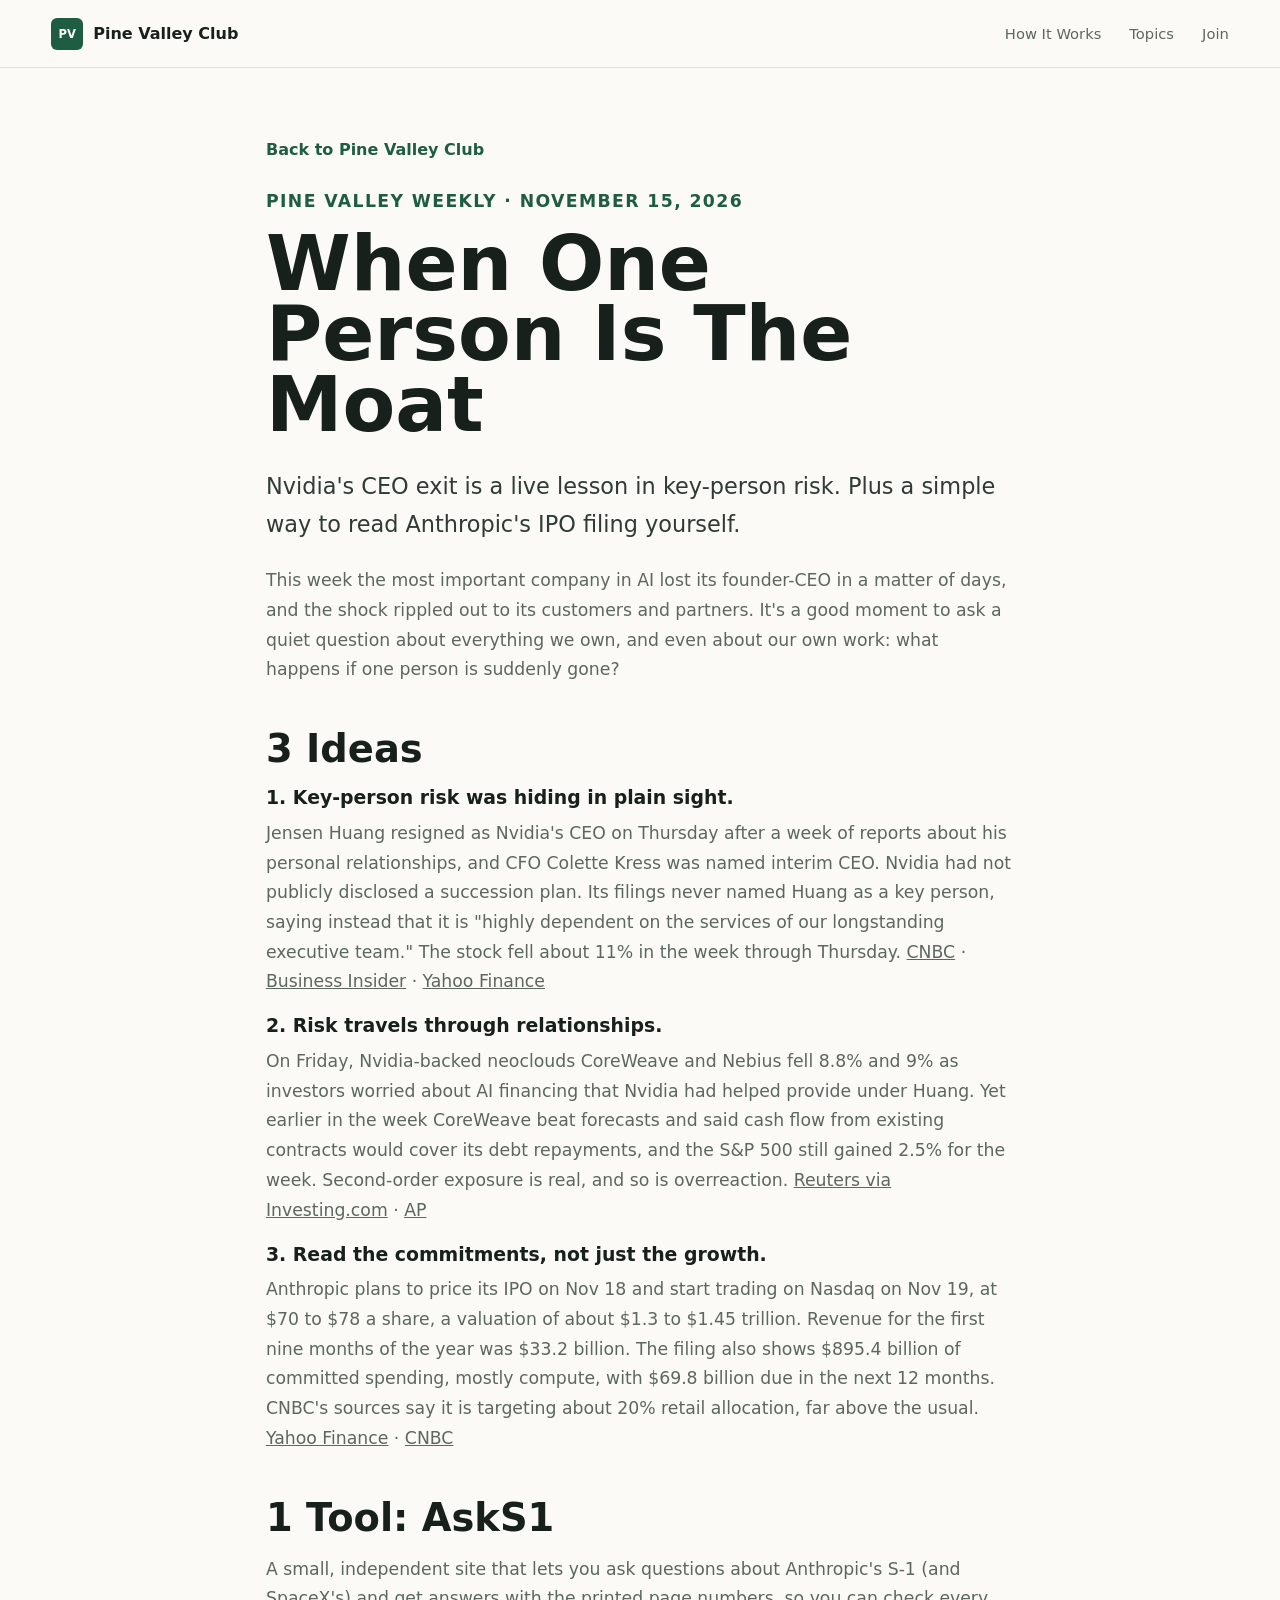
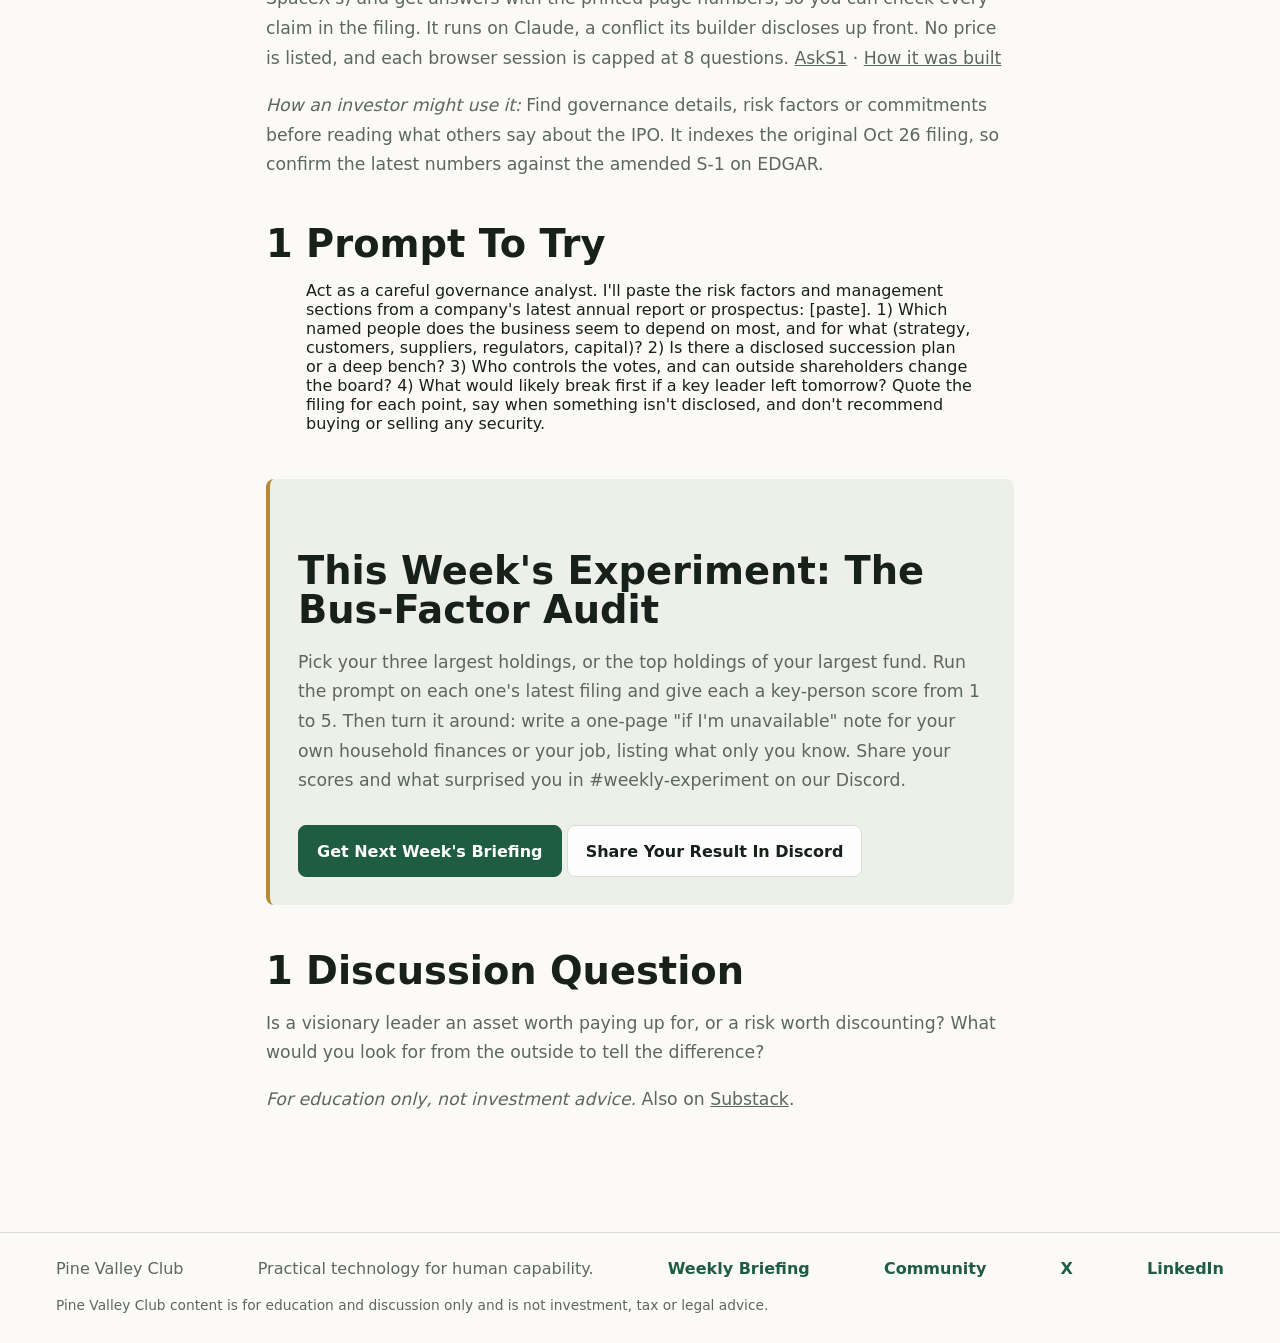
<file: briefings/key-person-risk/index.html>
<!doctype html>
<html lang="en">
  <head>
    <meta charset="utf-8" />
    <meta name="viewport" content="width=device-width, initial-scale=1" />
    <title>When One Person Is The Moat | Pine Valley Club</title>
    <meta
      name="description"
      content="Nvidia's CEO exit is a live lesson in key-person risk. Plus a simple way to read Anthropic's IPO filing yourself."
    />
    <meta property="og:title" content="When One Person Is The Moat" />
    <meta
      property="og:description"
      content="Nvidia's CEO exit is a lesson in key-person risk. A calm way to check your own holdings, and your own work."
    />
    <link rel="canonical" href="https://pinevalley.ai/briefings/key-person-risk/" />
    <meta property="og:site_name" content="Pine Valley Club" />
    <meta property="og:url" content="https://pinevalley.ai/briefings/key-person-risk/" />
    <meta property="og:type" content="article" />
    <meta property="og:image" content="https://pinevalley.ai/assets/og-image.jpg" />
    <meta property="og:image:width" content="1200" />
    <meta property="og:image:height" content="630" />
    <meta name="twitter:card" content="summary_large_image" />
    <meta name="twitter:image" content="https://pinevalley.ai/assets/og-image.jpg" />
    <link rel="stylesheet" href="../../assets/styles.css" />
    <script data-goatcounter="https://pinevalley.goatcounter.com/count"
            async src="//gc.zgo.at/count.js"></script>
  </head>
  <body>
    <header class="site-header">
      <a class="brand" href="../../index.html#top" aria-label="Pine Valley Club home">
        <span class="brand-mark">PV</span>
        <span>Pine Valley Club</span>
      </a>
      <nav aria-label="Primary navigation">
        <a href="../../index.html#how">How It Works</a>
        <a href="../../index.html#topics">Topics</a>
        <a href="../../index.html#join">Join</a>
      </nav>
    </header>

    <main>
      <article class="article">
        <a class="back-link" href="../../index.html">Back to Pine Valley Club</a>
        <p class="eyebrow">Pine Valley Weekly &middot; November 15, 2026</p>
        <h1>When One Person Is The Moat</h1>
        <p class="article-lede">
          Nvidia's CEO exit is a live lesson in key-person risk. Plus a simple way to read Anthropic's IPO filing yourself.
        </p>

        <p>
          This week the most important company in AI lost its founder-CEO in a
          matter of days, and the shock rippled out to its customers and
          partners. It's a good moment to ask a quiet question about everything
          we own, and even about our own work: what happens if one person is
          suddenly gone?
        </p>

        <h2>3 Ideas</h2>
        <h3>1. Key-person risk was hiding in plain sight.</h3>
        <p>
          Jensen Huang resigned as Nvidia's CEO on Thursday after a week of
          reports about his personal relationships, and CFO Colette Kress was
          named interim CEO. Nvidia had not publicly disclosed a succession
          plan. Its filings never named Huang as a key person, saying instead
          that it is "highly dependent on the services of our longstanding
          executive team." The stock fell about 11% in the week through
          Thursday.
          <a href="https://www.cnbc.com/2026/11/09/jensen-huang-affair-nvidia-succession.html">CNBC</a>
          &middot;
          <a href="https://www.businessinsider.com/jensen-huang-nvidia-flat-structure-leadership-succession-risk-2026-11">Business Insider</a>
          &middot;
          <a href="https://finance.yahoo.com/technology/ai/articles/ai-roundup-nvidia-ceo-exit-091457648.html">Yahoo Finance</a>
        </p>
        <h3>2. Risk travels through relationships.</h3>
        <p>
          On Friday, Nvidia-backed neoclouds CoreWeave and Nebius fell 8.8% and
          9% as investors worried about AI financing that Nvidia had helped
          provide under Huang. Yet earlier in the week CoreWeave beat forecasts
          and said cash flow from existing contracts would cover its debt
          repayments, and the S&amp;P 500 still gained 2.5% for the week.
          Second-order exposure is real, and so is overreaction.
          <a href="https://www.investing.com/news/stock-market-news/neoclouds-ai-stocks-slide-again-as-nvidia-turmoil-rattles-sector-5026205">Reuters via Investing.com</a>
          &middot;
          <a href="https://apnews.com/article/stocks-markets-ai-us-oil-f8edd0eeb1494d4d2584715686c5e619">AP</a>
        </p>
        <h3>3. Read the commitments, not just the growth.</h3>
        <p>
          Anthropic plans to price its IPO on Nov 18 and start trading on Nasdaq
          on Nov 19, at $70 to $78 a share, a valuation of about $1.3 to $1.45
          trillion. Revenue for the first nine months of the year was $33.2
          billion. The filing also shows $895.4 billion of committed spending,
          mostly compute, with $69.8 billion due in the next 12 months. CNBC's
          sources say it is targeting about 20% retail allocation, far above
          the usual.
          <a href="https://finance.yahoo.com/technology/article/anthropic-sets-ipo-date-for-thursday-nov-19-173011206.html">Yahoo Finance</a>
          &middot;
          <a href="https://www.cnbc.com/2026/11/10/anthropic-sets-price-range-of-70-to-78-in-upcoming-ipo.html">CNBC</a>
        </p>

        <h2>1 Tool: AskS1</h2>
        <p>
          A small, independent site that lets you ask questions about
          Anthropic's S-1 (and SpaceX's) and get answers with the printed page
          numbers, so you can check every claim in the filing. It runs on
          Claude, a conflict its builder discloses up front. No price is
          listed, and each browser session is capped at 8 questions.
          <a href="https://asks1.com">AskS1</a>
          &middot;
          <a href="https://www.sparsevector.ai/p/adding-anthropic-to-asks1-rag">How it was built</a>
        </p>
        <p>
          <em>How an investor might use it:</em> Find governance details, risk
          factors or commitments before reading what others say about the IPO.
          It indexes the original Oct 26 filing, so confirm the latest numbers
          against the amended S-1 on EDGAR.
        </p>

        <h2>1 Prompt To Try</h2>
        <blockquote>
          Act as a careful governance analyst. I'll paste the risk factors and
          management sections from a company's latest annual report or
          prospectus: [paste]. 1) Which named people does the business seem to
          depend on most, and for what (strategy, customers, suppliers,
          regulators, capital)? 2) Is there a disclosed succession plan or a
          deep bench? 3) Who controls the votes, and can outside shareholders
          change the board? 4) What would likely break first if a key leader
          left tomorrow? Quote the filing for each point, say when something
          isn't disclosed, and don't recommend buying or selling any security.
        </blockquote>

        <section class="article-callout">
          <h2>This Week's Experiment: The Bus-Factor Audit</h2>
          <p>
            Pick your three largest holdings, or the top holdings of your
            largest fund. Run the prompt on each one's latest filing and give
            each a key-person score from 1 to 5. Then turn it around: write a
            one-page "if I'm unavailable" note for your own household finances
            or your job, listing what only you know. Share your scores and what
            surprised you in #weekly-experiment on our Discord.
          </p>
          <a class="button primary" href="../../index.html#join">Get Next Week's Briefing</a>
          <a class="button secondary" href="https://discord.gg/vMSg6cfwHw">Share Your Result In Discord</a>
        </section>

        <h2>1 Discussion Question</h2>
        <p>
          Is a visionary leader an asset worth paying up for, or a risk worth
          discounting? What would you look for from the outside to tell the
          difference?
        </p>

        
        <p><em>For education only, not investment advice.</em> Also on <a href="https://pinevalleyai.substack.com/p/when-one-person-is-the-moat">Substack</a>.</p>
      </article>
    </main>

    <footer>
      <span>Pine Valley Club</span>
      <span>Practical technology for human capability.</span>
      <a href="https://pinevalleyai.substack.com/p/when-one-person-is-the-moat">Weekly Briefing</a>
      <a href="https://discord.gg/vMSg6cfwHw">Community</a>
      <a href="https://x.com/PineValleyAI">X</a>
      <a href="https://www.linkedin.com/company/pinevalleyclub/">LinkedIn</a>
      <p class="disclaimer">
        Pine Valley Club content is for education and discussion only and is
        not investment, tax or legal advice.
      </p>
    </footer>
  </body>
</html>
</file>
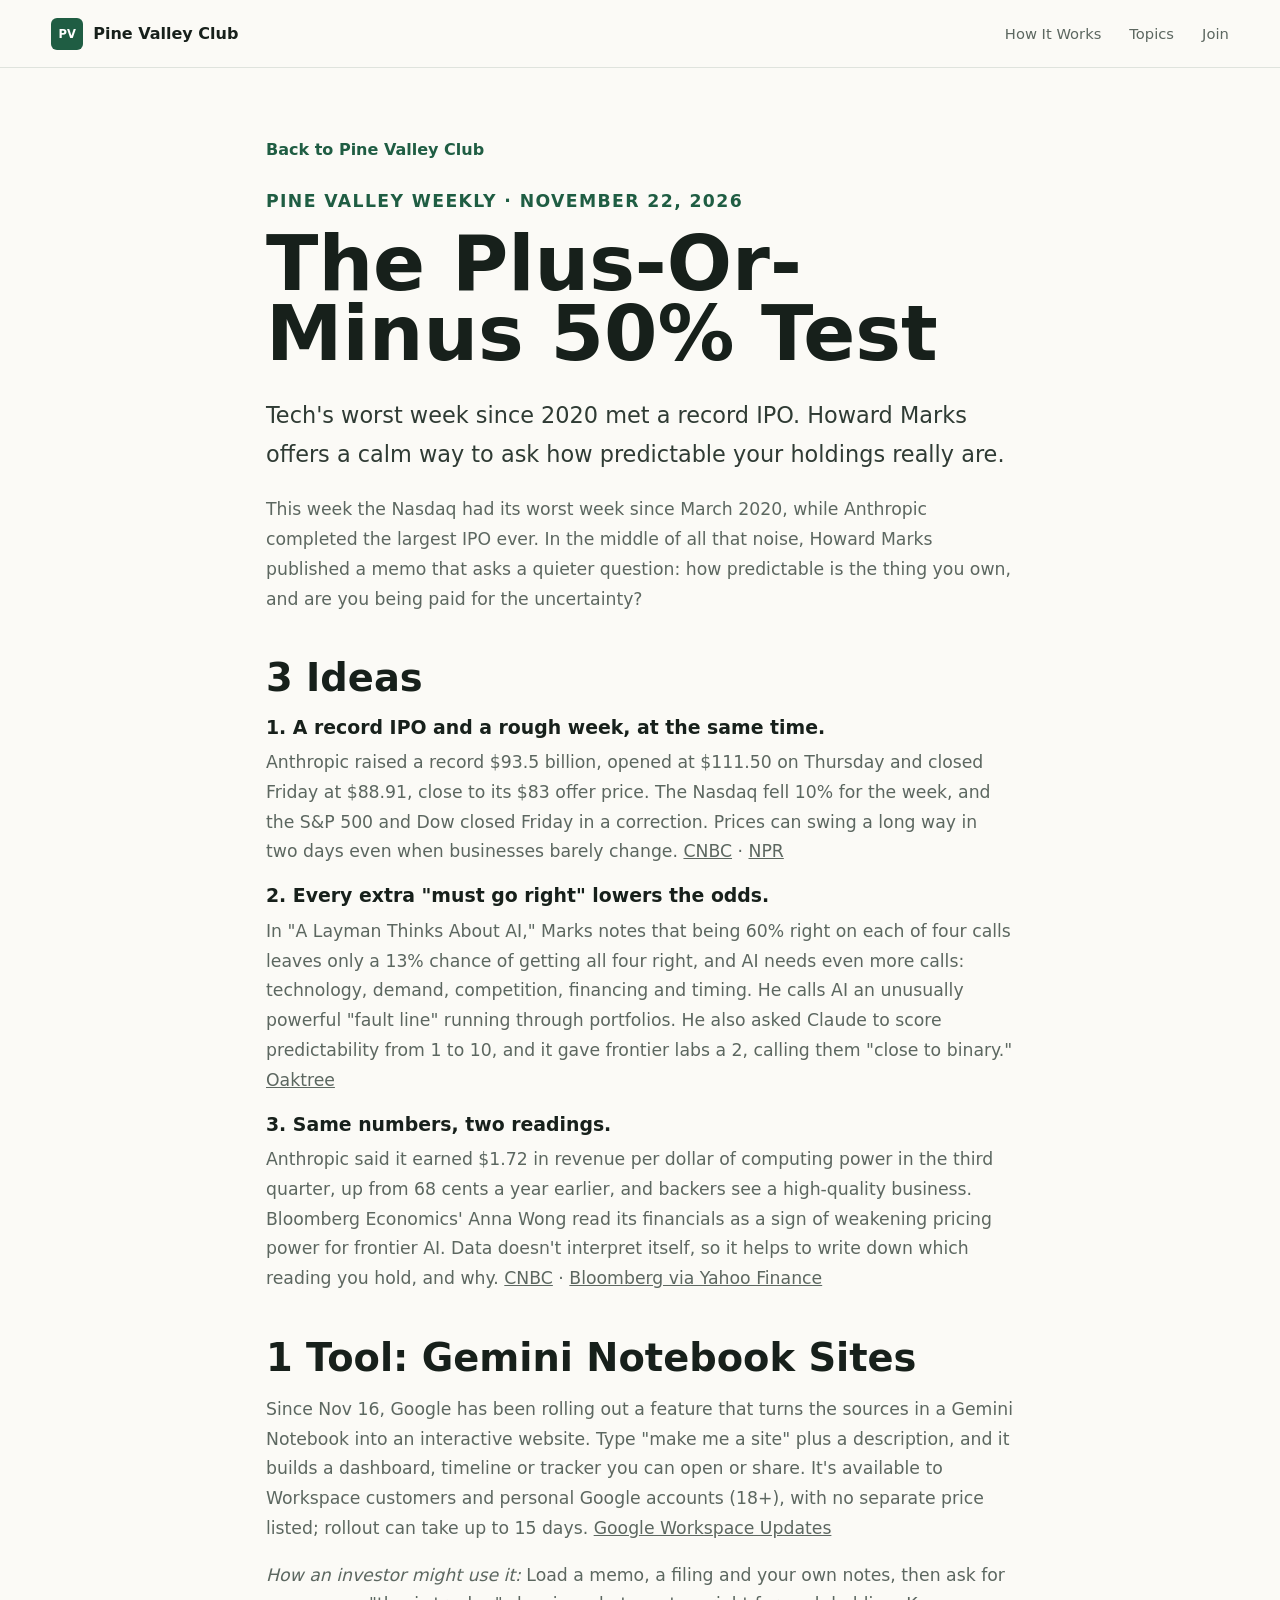
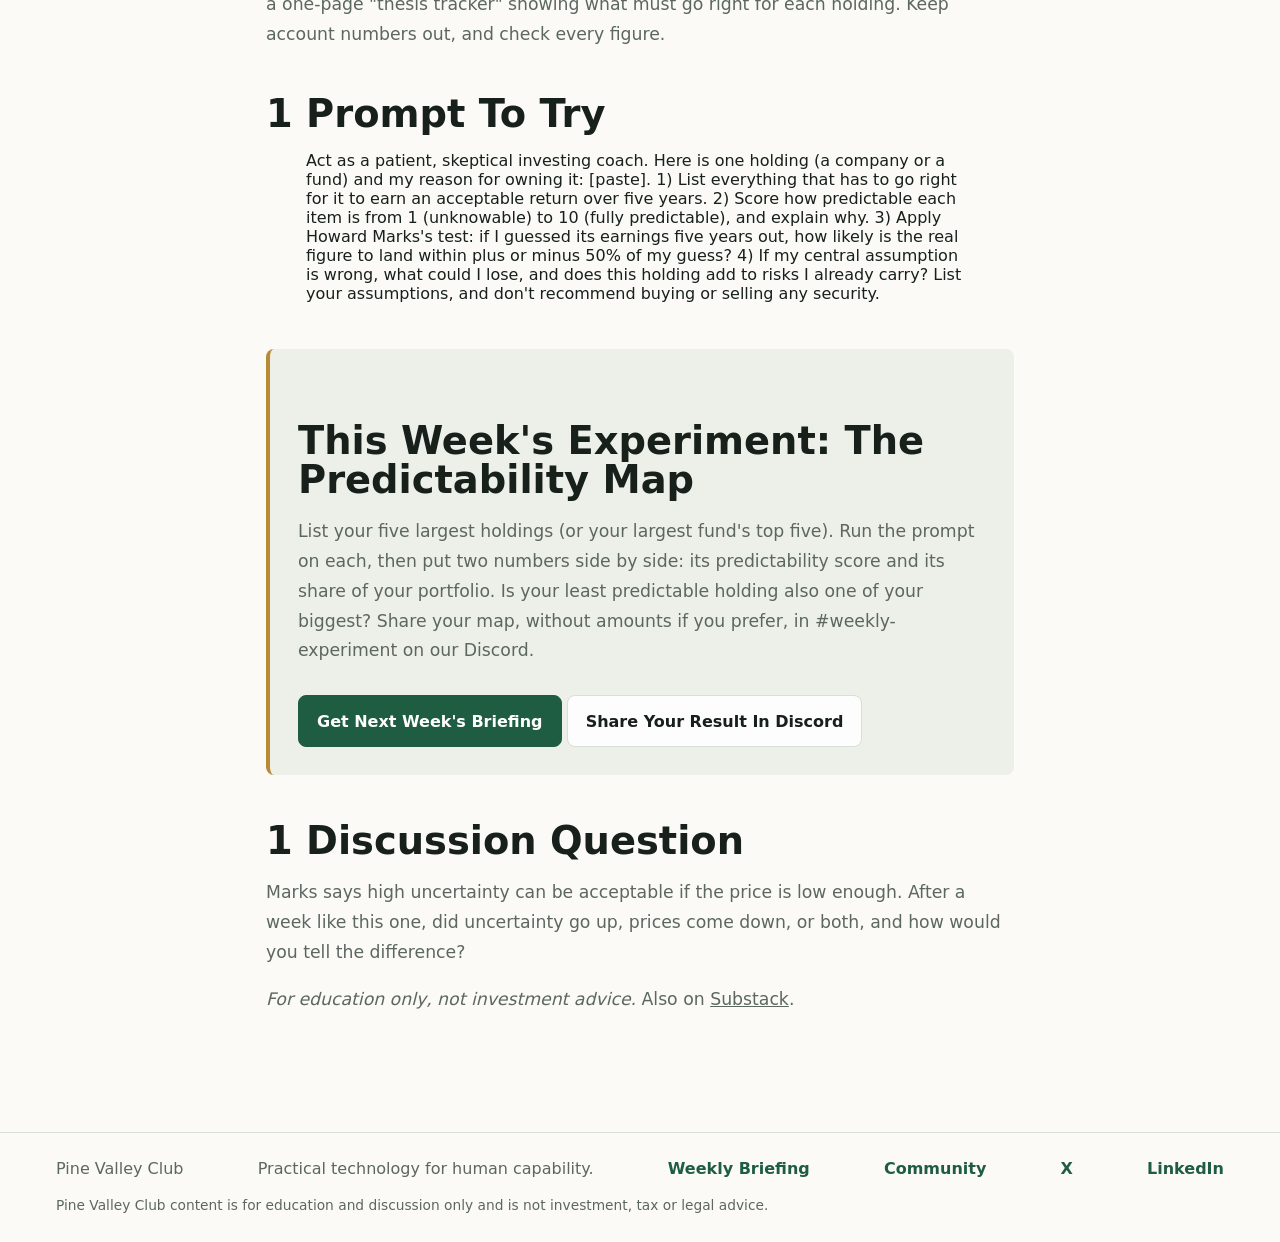
<file: briefings/predictability-check/index.html>
<!doctype html>
<html lang="en">
  <head>
    <meta charset="utf-8" />
    <meta name="viewport" content="width=device-width, initial-scale=1" />
    <title>The Plus-Or-Minus 50% Test | Pine Valley Club</title>
    <meta
      name="description"
      content="Tech&#x27;s worst week since 2020 met a record IPO. Howard Marks offers a calm way to ask how predictable your holdings really are."
    />
    <meta property="og:title" content="The Plus-Or-Minus 50% Test" />
    <meta
      property="og:description"
      content="How predictable is what you own? Howard Marks&#x27;s plus-or-minus 50% test, a predictability map for your portfolio, and a new Gemini Notebook feature."
    />
    <link rel="canonical" href="https://pinevalley.ai/briefings/predictability-check/" />
    <meta property="og:site_name" content="Pine Valley Club" />
    <meta property="og:url" content="https://pinevalley.ai/briefings/predictability-check/" />
    <meta property="og:type" content="article" />
    <meta property="og:image" content="https://pinevalley.ai/assets/og-image.jpg" />
    <meta property="og:image:width" content="1200" />
    <meta property="og:image:height" content="630" />
    <meta name="twitter:card" content="summary_large_image" />
    <meta name="twitter:image" content="https://pinevalley.ai/assets/og-image.jpg" />
    <link rel="stylesheet" href="../../assets/styles.css" />
    <script data-goatcounter="https://pinevalley.goatcounter.com/count"
            async src="//gc.zgo.at/count.js"></script>
  </head>
  <body>
    <header class="site-header">
      <a class="brand" href="../../index.html#top" aria-label="Pine Valley Club home">
        <span class="brand-mark">PV</span>
        <span>Pine Valley Club</span>
      </a>
      <nav aria-label="Primary navigation">
        <a href="../../index.html#how">How It Works</a>
        <a href="../../index.html#topics">Topics</a>
        <a href="../../index.html#join">Join</a>
      </nav>
    </header>

    <main>
      <article class="article">
        <a class="back-link" href="../../index.html">Back to Pine Valley Club</a>
        <p class="eyebrow">Pine Valley Weekly &middot; November 22, 2026</p>
        <h1>The Plus-Or-Minus 50% Test</h1>
        <p class="article-lede">
          Tech's worst week since 2020 met a record IPO. Howard Marks offers a calm way to ask how predictable your holdings really are.
        </p>

        <p>
          This week the Nasdaq had its worst week since March 2020, while
          Anthropic completed the largest IPO ever. In the middle of all that
          noise, Howard Marks published a memo that asks a quieter question: how
          predictable is the thing you own, and are you being paid for the
          uncertainty?
        </p>

        <h2>3 Ideas</h2>
        <h3>1. A record IPO and a rough week, at the same time.</h3>
        <p>
          Anthropic raised a record $93.5 billion, opened at $111.50 on Thursday
          and closed Friday at $88.91, close to its $83 offer price. The Nasdaq
          fell 10% for the week, and the S&amp;P 500 and Dow closed Friday in a
          correction. Prices can swing a long way in two days even when businesses
          barely change.
          <a href="https://www.cnbc.com/2026/11/21/anthropic-ipo-tech-selloff.html">CNBC</a>
          &middot;
          <a href="https://www.npr.org/2026/11/21/nx-s1-6048729/ai-stock-markets-anthropic-nvidia">NPR</a>
        </p>
        <h3>2. Every extra "must go right" lowers the odds.</h3>
        <p>
          In "A Layman Thinks About AI," Marks notes that being 60% right on each
          of four calls leaves only a 13% chance of getting all four right, and AI
          needs even more calls: technology, demand, competition, financing and
          timing. He calls AI an unusually powerful "fault line" running through
          portfolios. He also asked Claude to score predictability from 1 to 10,
          and it gave frontier labs a 2, calling them "close to binary."
          <a href="https://www.oaktreecapital.com/insights/memo/a-layman-thinks-about-ai">Oaktree</a>
        </p>
        <h3>3. Same numbers, two readings.</h3>
        <p>
          Anthropic said it earned $1.72 in revenue per dollar of computing power
          in the third quarter, up from 68 cents a year earlier, and backers see a
          high-quality business. Bloomberg Economics' Anna Wong read its
          financials as a sign of weakening pricing power for frontier AI. Data
          doesn't interpret itself, so it helps to write down which reading you
          hold, and why.
          <a href="https://www.cnbc.com/2026/11/21/anthropic-ipo-tech-selloff.html">CNBC</a>
          &middot;
          <a href="https://finance.yahoo.com/technology/ai/articles/wall-street-asks-save-ai-130000489.html">Bloomberg via Yahoo Finance</a>
        </p>

        <h2>1 Tool: Gemini Notebook Sites</h2>
        <p>
          Since Nov 16, Google has been rolling out a feature that turns the
          sources in a Gemini Notebook into an interactive website. Type "make me
          a site" plus a description, and it builds a dashboard, timeline or
          tracker you can open or share. It's available to Workspace customers and
          personal Google accounts (18+), with no separate price listed; rollout
          can take up to 15 days.
          <a href="https://workspaceupdates.googleblog.com/2026/11/transform-your-notes-and-research-into-dynamic-tools-with-Gemini-Notebook.html">Google Workspace Updates</a>
        </p>
        <p>
          <em>How an investor might use it:</em> Load a memo, a filing
          and your own notes, then ask for a one-page "thesis tracker" showing
          what must go right for each holding. Keep account numbers out, and check
          every figure.
        </p>

        <h2>1 Prompt To Try</h2>
        <blockquote>
          Act as a patient, skeptical investing coach. Here is one holding (a
          company or a fund) and my reason for owning it: [paste]. 1) List
          everything that has to go right for it to earn an acceptable return over
          five years. 2) Score how predictable each item is from 1 (unknowable) to
          10 (fully predictable), and explain why. 3) Apply Howard Marks's test:
          if I guessed its earnings five years out, how likely is the real figure
          to land within plus or minus 50% of my guess? 4) If my central
          assumption is wrong, what could I lose, and does this holding add to
          risks I already carry? List your assumptions, and don't recommend buying
          or selling any security.
        </blockquote>

        <section class="article-callout">
          <h2>This Week's Experiment: The Predictability Map</h2>
          <p>
            List your five largest holdings (or your largest fund's top five). Run
            the prompt on each, then put two numbers side by side: its
            predictability score and its share of your portfolio. Is your least
            predictable holding also one of your biggest? Share your map, without
            amounts if you prefer, in #weekly-experiment on our Discord.
          </p>
          <a class="button primary" href="../../index.html#join">Get Next Week's Briefing</a>
          <a class="button secondary" href="https://discord.gg/BSwXHrjJS">Share Your Result In Discord</a>
        </section>

        <h2>1 Discussion Question</h2>
        <p>
          Marks says high uncertainty can be acceptable if the price is low
          enough. After a week like this one, did uncertainty go up, prices come
          down, or both, and how would you tell the difference?
        </p>

        <p><em>For education only, not investment advice.</em> Also on <a href="https://pinevalleyai.substack.com/p/the-plus-or-minus-50-test">Substack</a>.</p>
      </article>
    </main>

    <footer>
      <span>Pine Valley Club</span>
      <span>Practical technology for human capability.</span>
      <a href="https://pinevalleyai.substack.com/p/the-plus-or-minus-50-test">Weekly Briefing</a>
      <a href="https://discord.gg/BSwXHrjJS">Community</a>
      <a href="https://x.com/PineValleyAI">X</a>
      <a href="https://www.linkedin.com/company/pinevalleyclub/">LinkedIn</a>
      <p class="disclaimer">
        Pine Valley Club content is for education and discussion only and is
        not investment, tax or legal advice.
      </p>
    </footer>
  </body>
</html>
</file>
<file: assets/styles.css>
:root {
  --ink: #17201b;
  --muted: #5c6760;
  --paper: #fbfaf6;
  --surface: #ffffff;
  --line: #d9ded8;
  --forest: #1f5d43;
  --moss: #6c8a4f;
  --clay: #aa5748;
  --gold: #b88a38;
}

* {
  box-sizing: border-box;
}

html {
  scroll-behavior: smooth;
}

body {
  margin: 0;
  background: var(--paper);
  color: var(--ink);
  font-family: Inter, ui-sans-serif, system-ui, -apple-system, BlinkMacSystemFont, "Segoe UI", sans-serif;
  letter-spacing: 0;
}

a {
  color: inherit;
}

.site-header {
  align-items: center;
  background: rgba(251, 250, 246, 0.92);
  border-bottom: 1px solid rgba(217, 222, 216, 0.8);
  display: flex;
  gap: 24px;
  justify-content: space-between;
  min-height: 68px;
  padding: 14px clamp(18px, 4vw, 56px);
  position: fixed;
  top: 0;
  width: 100%;
  z-index: 5;
}

.brand,
nav {
  align-items: center;
  display: flex;
}

.brand {
  gap: 10px;
  font-weight: 800;
  text-decoration: none;
}

.brand-mark {
  align-items: center;
  background: var(--forest);
  border-radius: 6px;
  color: #fff;
  display: inline-flex;
  font-size: 0.72rem;
  height: 32px;
  justify-content: center;
  width: 32px;
}

nav {
  color: var(--muted);
  gap: clamp(12px, 3vw, 28px);
  font-size: 0.92rem;
}

nav a {
  text-decoration: none;
}

.hero {
  min-height: 92vh;
  overflow: hidden;
  position: relative;
}

.hero-image,
.hero-shade {
  inset: 0;
  position: absolute;
}

.hero-image {
  height: 100%;
  object-fit: cover;
  object-position: center;
  width: 100%;
}

.hero-shade {
  background:
    linear-gradient(90deg, rgba(251, 250, 246, 0.94) 0%, rgba(251, 250, 246, 0.74) 42%, rgba(251, 250, 246, 0.12) 100%),
    linear-gradient(0deg, rgba(23, 32, 27, 0.18), rgba(23, 32, 27, 0.18));
}

.hero-content {
  max-width: 760px;
  padding: 168px clamp(20px, 5vw, 72px) 84px;
  position: relative;
  z-index: 1;
}

.eyebrow {
  color: var(--forest);
  font-size: 0.78rem;
  font-weight: 850;
  letter-spacing: 0.08em;
  margin: 0 0 12px;
  text-transform: uppercase;
}

h1,
h2,
h3,
p {
  margin-top: 0;
}

h1 {
  font-size: clamp(3.4rem, 9vw, 8rem);
  line-height: 0.92;
  margin-bottom: 26px;
}

h2 {
  font-size: clamp(2rem, 4.5vw, 4.5rem);
  line-height: 1.02;
  margin-bottom: 18px;
}

h3 {
  font-size: 1.18rem;
  line-height: 1.2;
  margin-bottom: 10px;
}

p {
  color: var(--muted);
  font-size: 1.04rem;
  line-height: 1.62;
}

.hero-copy {
  color: #2f3b34;
  font-size: clamp(1.12rem, 2vw, 1.34rem);
  max-width: 620px;
}

.button-row,
.join-actions {
  display: flex;
  flex-wrap: wrap;
  gap: 12px;
  margin-top: 32px;
}

.button {
  align-items: center;
  border-radius: 8px;
  display: inline-flex;
  font-weight: 850;
  justify-content: center;
  min-height: 52px;
  padding: 0 18px;
  text-decoration: none;
}

.button.primary {
  background: var(--forest);
  border: 1px solid var(--forest);
  color: #fff;
}

.button.secondary {
  background: rgba(255, 255, 255, 0.86);
  border: 1px solid var(--line);
  color: var(--ink);
}

.button.dark {
  background: #243128;
  border-color: #243128;
  color: #fff;
}

.section,
.steps,
.join-section,
.latest-section,
.article {
  margin: 0 auto;
  max-width: 1180px;
  padding: clamp(56px, 8vw, 100px) clamp(20px, 5vw, 56px);
}

.intro-section,
.join-section,
.latest-section {
  align-items: start;
  display: grid;
  gap: 40px;
  grid-template-columns: minmax(0, 1.1fr) minmax(300px, 0.9fr);
}

.steps {
  display: grid;
  gap: 14px;
  grid-template-columns: repeat(4, minmax(0, 1fr));
  padding-top: 0;
}

.steps article,
.topic-grid article {
  background: var(--surface);
  border: 1px solid var(--line);
  border-radius: 8px;
  padding: 22px;
}

.steps span {
  color: var(--clay);
  display: block;
  font-size: 0.78rem;
  font-weight: 900;
  margin-bottom: 12px;
}

.section-heading {
  max-width: 760px;
}

.topic-grid {
  display: grid;
  gap: 16px;
  grid-template-columns: repeat(4, minmax(0, 1fr));
  margin-top: 34px;
}

.topic-grid article {
  border-top: 4px solid var(--moss);
}

.join-section {
  background: #edf0e8;
  max-width: none;
}

.join-section > * {
  max-width: 680px;
}

.latest-section {
  align-items: center;
  border-top: 1px solid var(--line);
  border-bottom: 1px solid var(--line);
}

.latest-section .button {
  justify-self: end;
}

.article {
  max-width: 860px;
  padding-top: 140px;
}

.article h1 {
  font-size: clamp(2.8rem, 6vw, 5.8rem);
}

.article h2 {
  font-size: clamp(1.6rem, 3vw, 2.6rem);
  margin-top: 44px;
}

.article p,
.article li {
  font-size: 1.08rem;
  line-height: 1.72;
}

.article ul,
.article ol {
  color: var(--muted);
  padding-left: 1.4rem;
}

.article-lede {
  color: #2f3b34;
  font-size: clamp(1.18rem, 2vw, 1.4rem) !important;
}

.back-link {
  color: var(--forest);
  display: inline-block;
  font-weight: 850;
  margin-bottom: 28px;
  text-decoration: none;
}

.article-callout {
  background: #edf0e8;
  border-left: 4px solid var(--gold);
  border-radius: 8px;
  margin: 46px 0;
  padding: 28px;
}

.article-callout .button {
  margin-top: 12px;
}

footer {
  border-top: 1px solid var(--line);
  color: var(--muted);
  display: flex;
  flex-wrap: wrap;
  gap: 16px 24px;
  justify-content: space-between;
  padding: 26px clamp(20px, 5vw, 56px);
}

footer a {
  color: var(--forest);
  font-weight: 800;
  text-decoration: none;
}

@media (max-width: 880px) {
  .site-header {
    align-items: flex-start;
    flex-direction: column;
    gap: 10px;
    position: absolute;
  }

  .hero {
    min-height: 840px;
  }

  .hero-shade {
    background: linear-gradient(180deg, rgba(251, 250, 246, 0.98) 0%, rgba(251, 250, 246, 0.88) 52%, rgba(251, 250, 246, 0.24) 100%);
  }

  .hero-content {
    padding-top: 150px;
  }

  .intro-section,
  .join-section,
  .latest-section,
  .steps,
  .topic-grid {
    grid-template-columns: 1fr;
  }

  .latest-section .button {
    justify-self: stretch;
  }

  .button {
    width: 100%;
  }
}

.signup-embed iframe {
  background: var(--surface);
  border: 1px solid var(--line);
  border-radius: 8px;
  display: block;
  height: 320px;
  max-width: 100%;
  width: 100%;
}

footer .disclaimer {
  flex-basis: 100%;
  font-size: 0.86rem;
  margin: 0;
}
</file>
